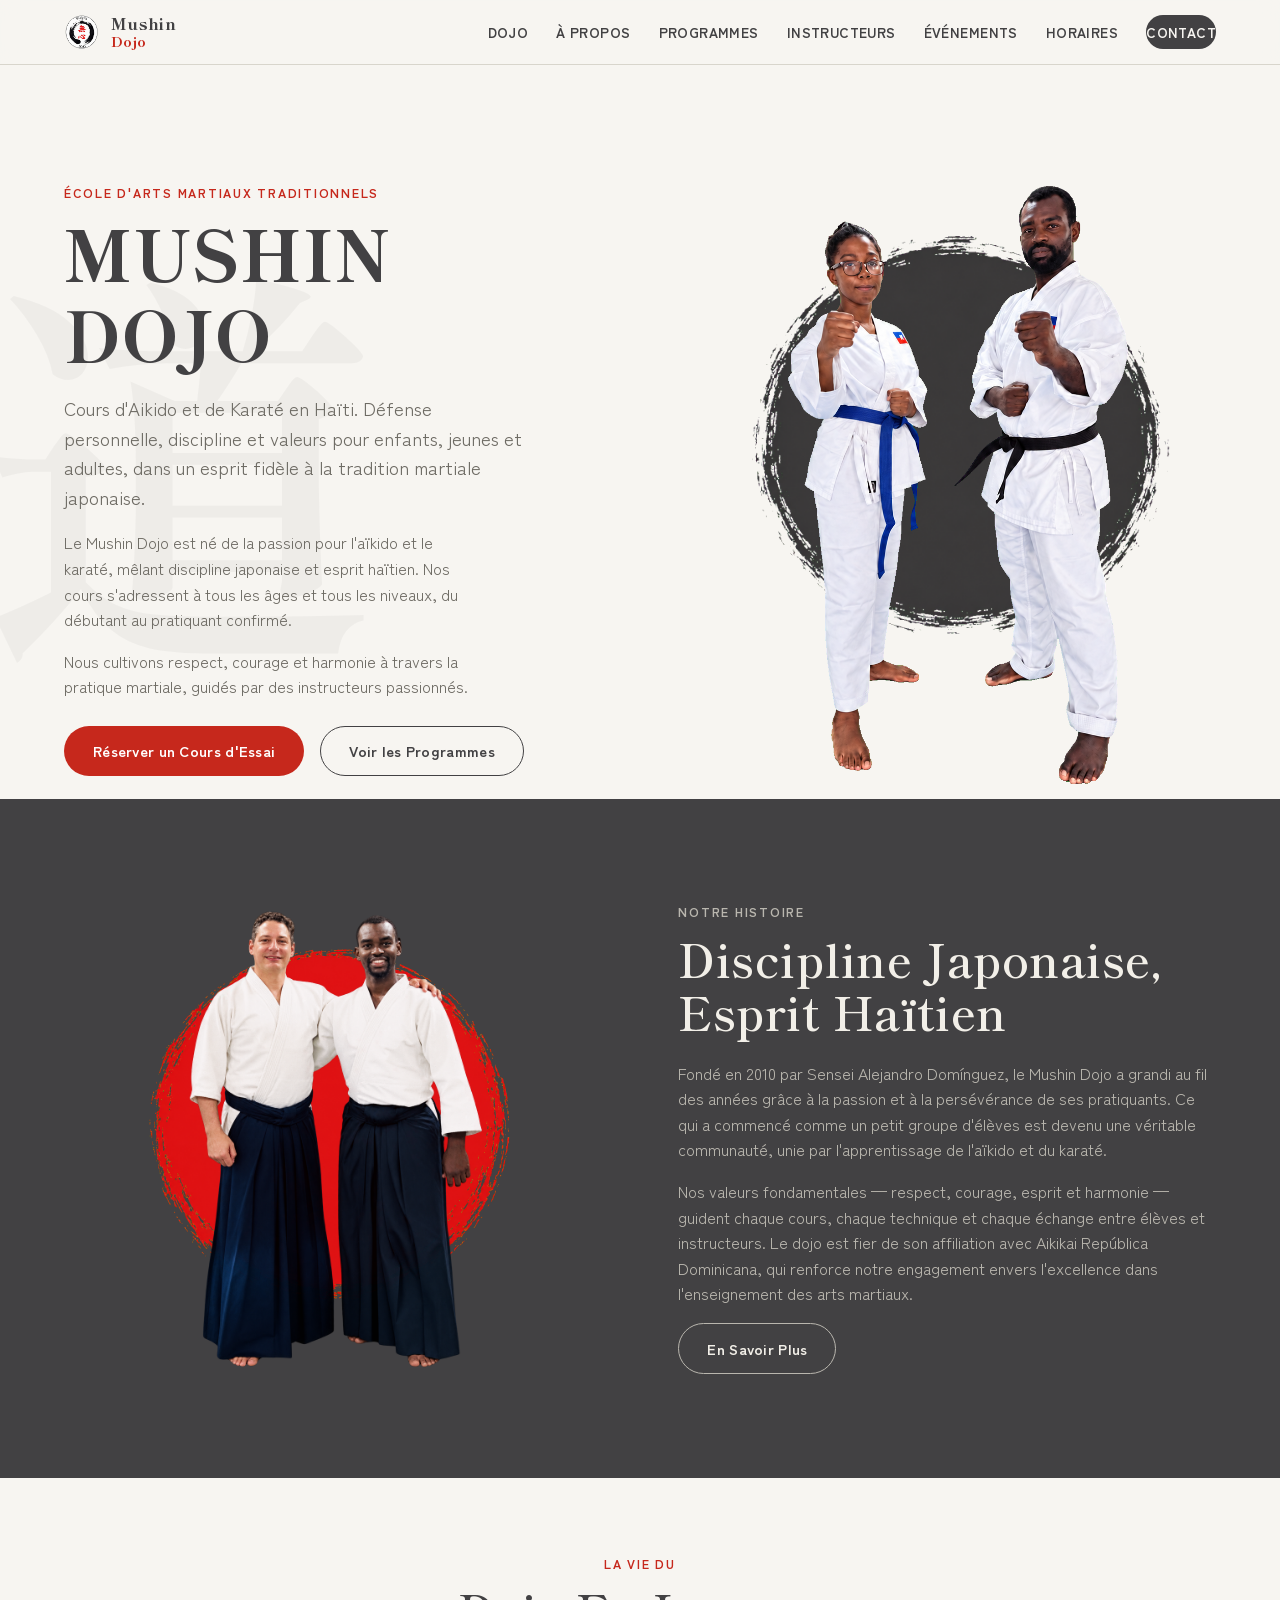
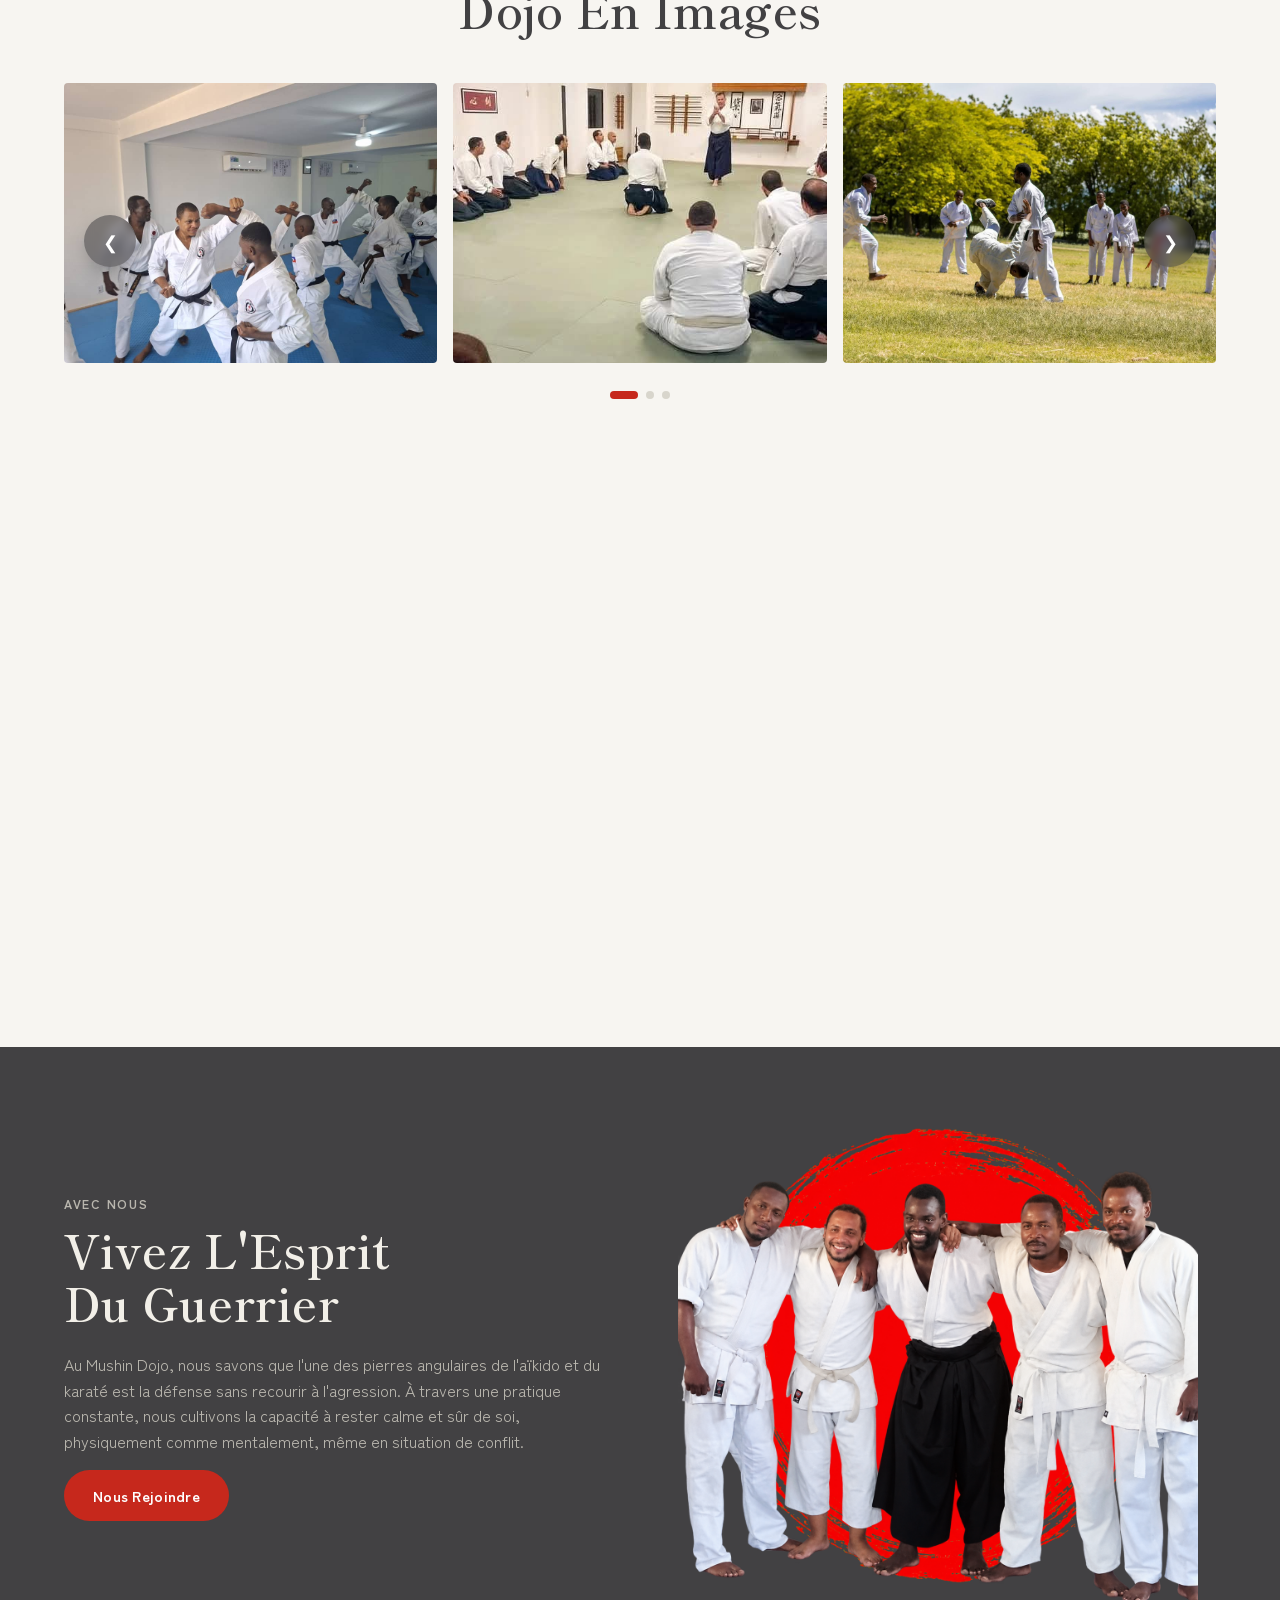
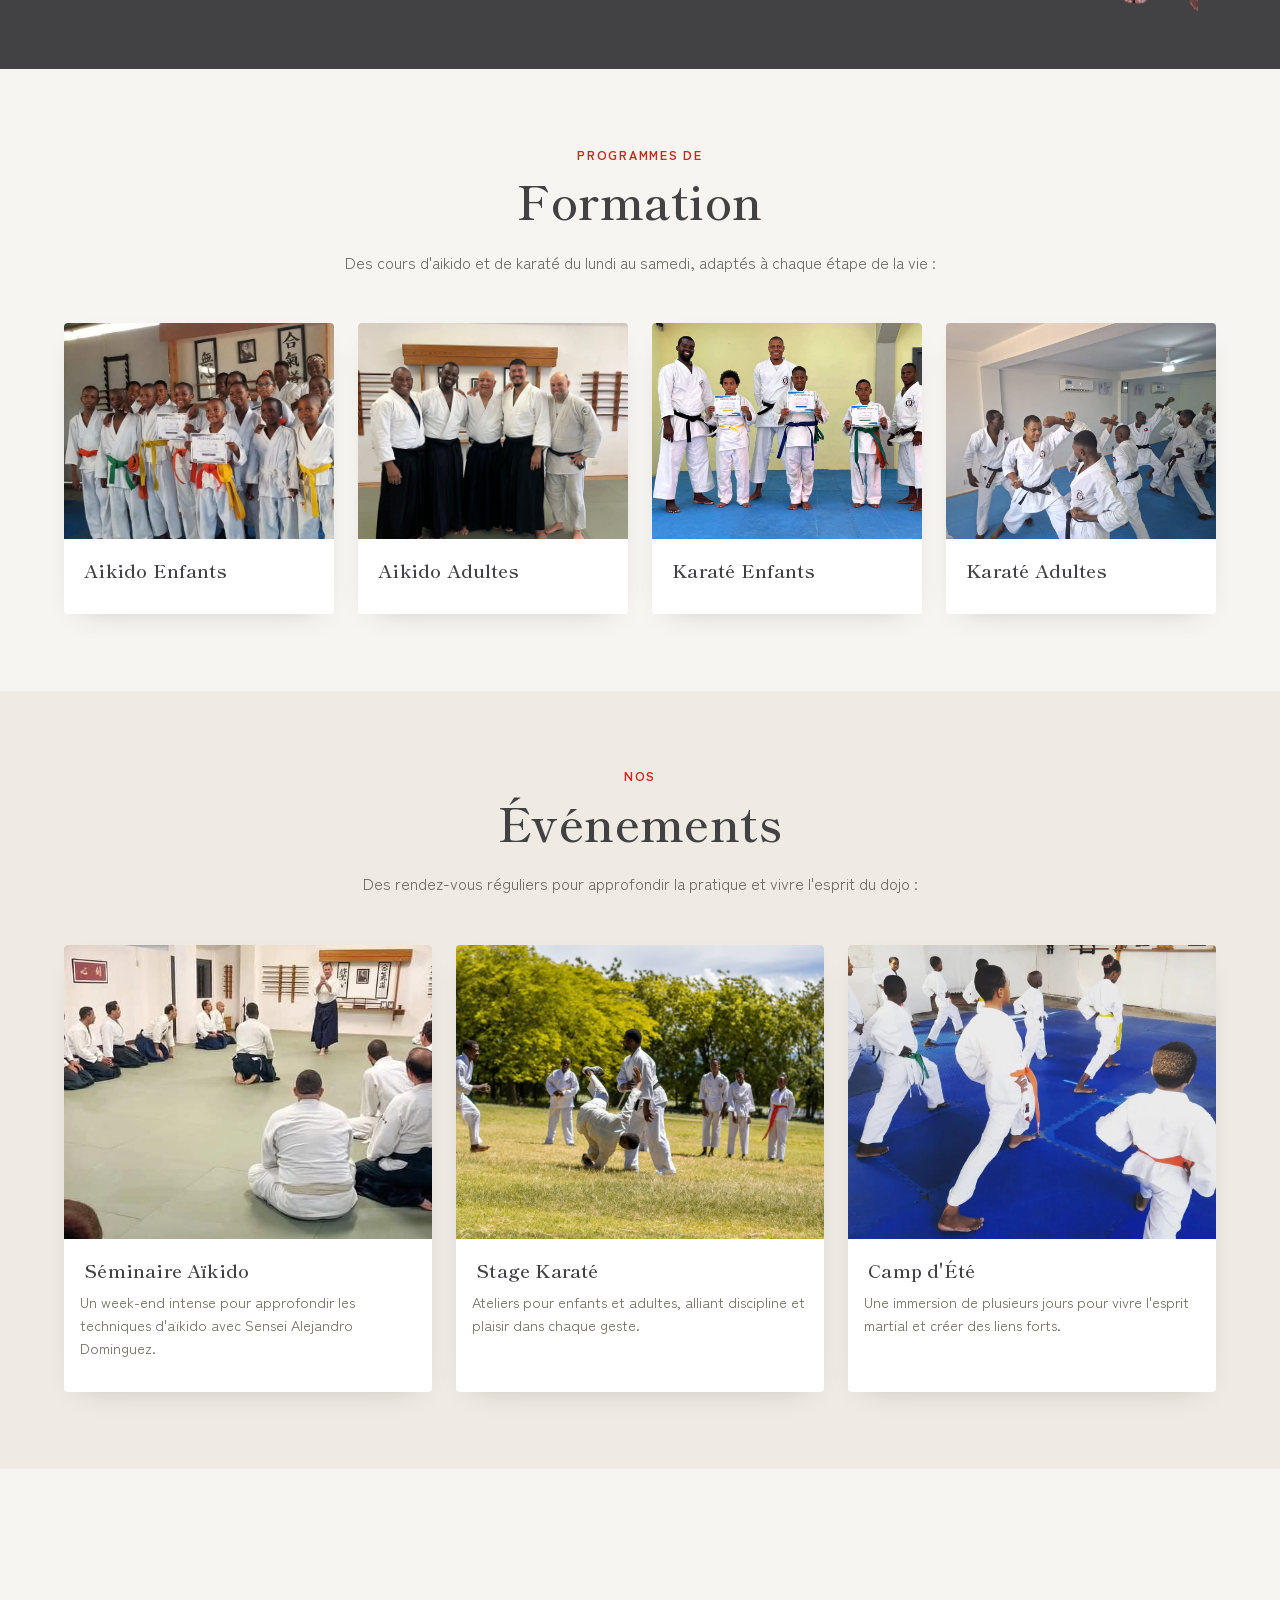
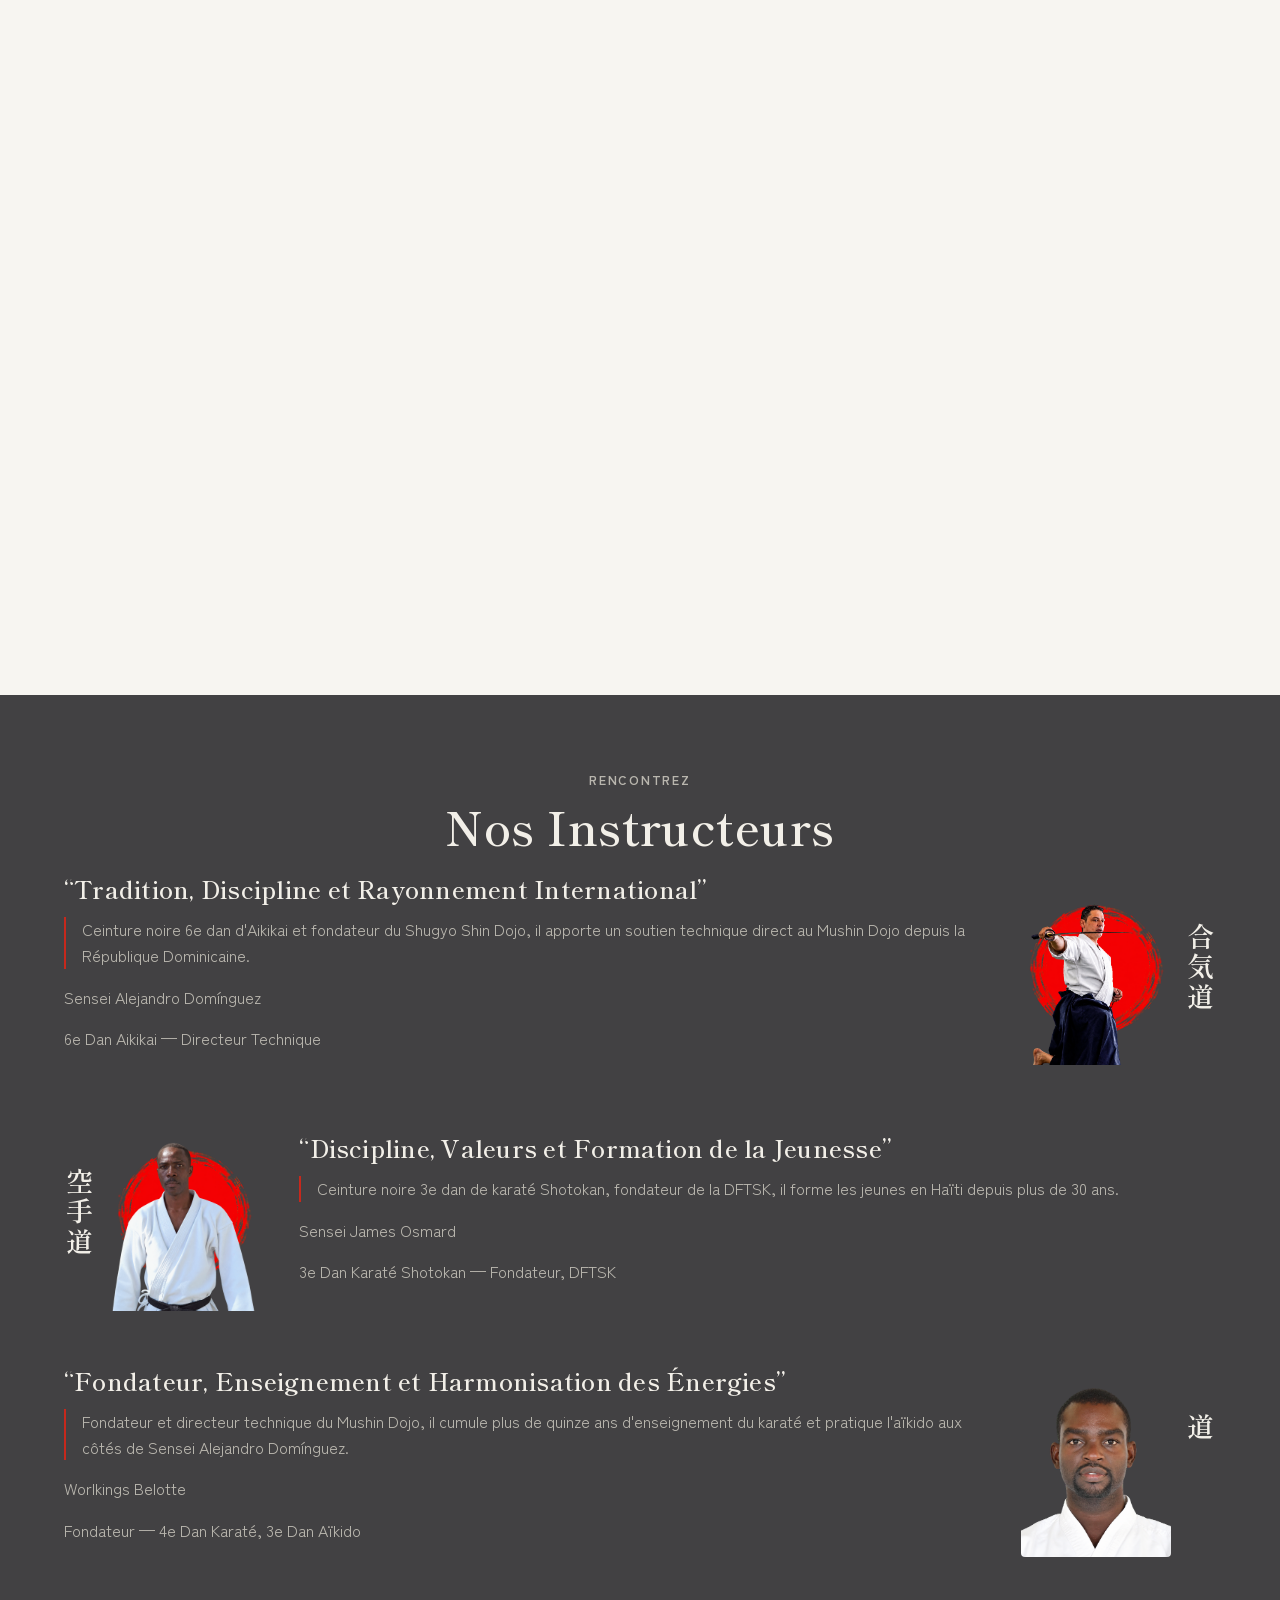
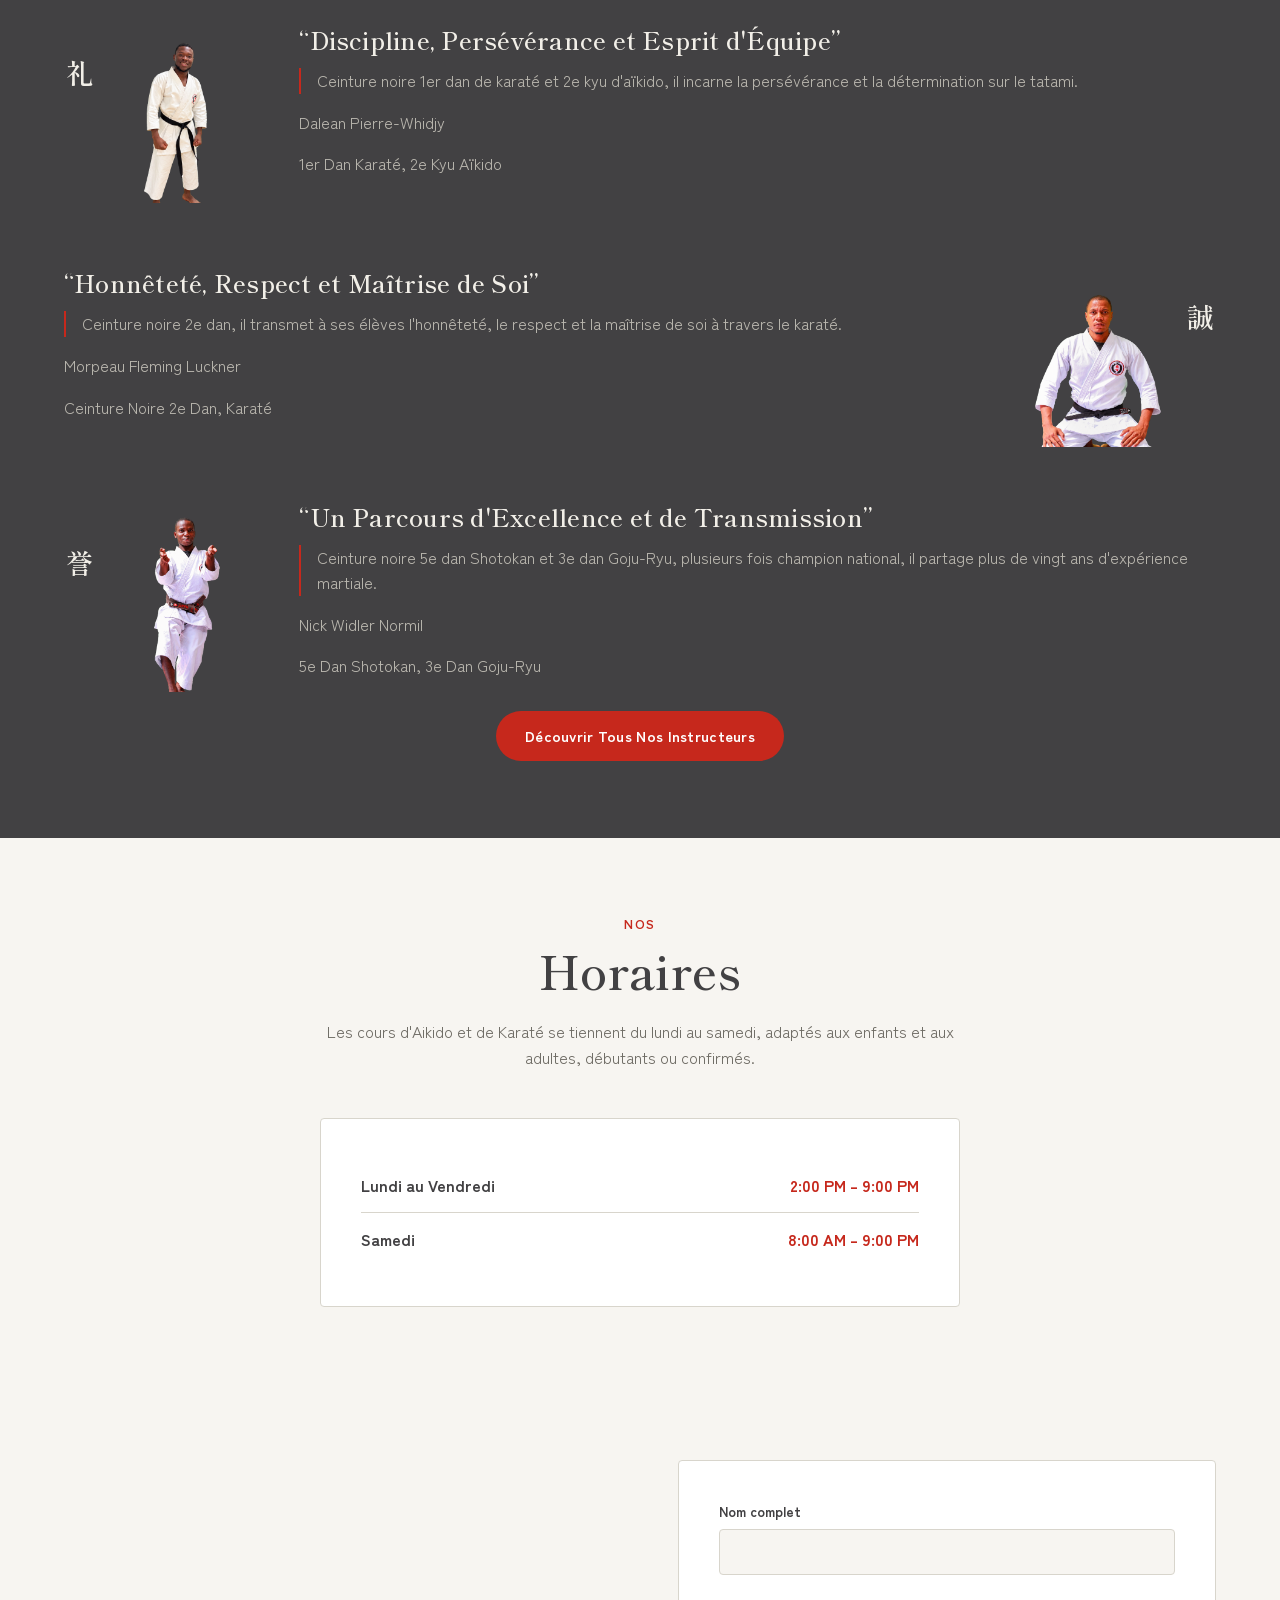
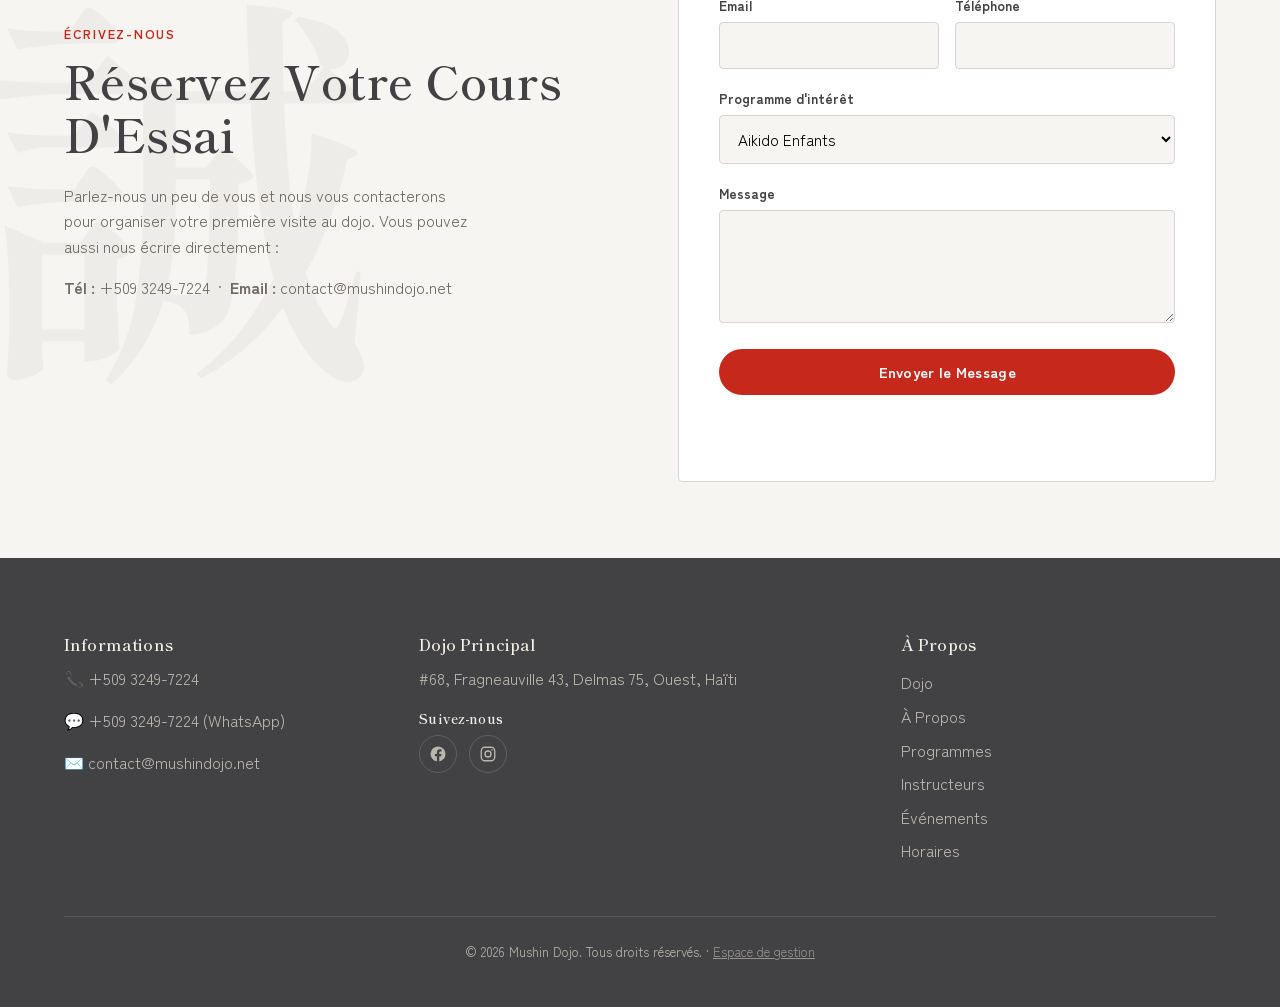
<file: index.html>
<!DOCTYPE html>
<!--
  ============================================================
  MUSHIN DOJO — site web (basé sur le gabarit dojo)
  ============================================================
  Notes pour Rany / Idea 2 Visual — cherchez "CUSTOMIZE" dans ce
  fichier : chaque commentaire marque une info encore manquante
  côté client (adresse, téléphone, email, horaires précis,
  biographie de Worlkings Belotte, liens réseaux sociaux réels,
  photos définitives). Tout le reste (nom du dojo, disciplines,
  histoire de Sensei Alejandro, logo) vient du site actuel du
  client, mushindojo.net.

  Couleurs + polices : variables CSS en haut de css/styles.css.
  Formulaire de contact : voir js/main.js + supabase/functions/contact/
  (Supabase Edge Function, indépendante du CMS, ne pas toucher).

  CMS : les éléments marqués data-cms="section.champ" sont éditables par
  le client via le panneau (site="mushin-dojo"). Le texte déjà présent
  sert de repli si le backend est injoignable — ne jamais le vider. Le
  fichier cms.js doit être copié depuis ~/code/fuc-cms/cms.js dans ce
  dossier avant déploiement (voir la balise <script> en fin de page).
-->
<html lang="fr">
<head>
<meta charset="UTF-8">
<meta name="viewport" content="width=device-width, initial-scale=1.0">
<title>Mushin Dojo — École d'Aikido et Karaté en Haïti</title>
<meta name="description" content="Mushin Dojo propose des cours d'aikido et de karaté pour tous niveaux en Haïti, avec des instructeurs passionnés et un esprit de discipline et de respect.">

<!-- Favicon (browser tab icon) -->
<link rel="icon" type="image/png" href="assets/favicon.png">
<link rel="apple-touch-icon" href="assets/favicon.png">

<!-- Open Graph — controls the preview card shown when this link is
     shared on WhatsApp, Facebook, iMessage, Slack, etc. CUSTOMIZE: if
     the site ever moves to a custom domain, update the two absolute
     URLs below (og:url and og:image) to match. -->
<meta property="og:type" content="website">
<meta property="og:url" content="https://thysrany.github.io/dojo-site/">
<meta property="og:title" content="Mushin Dojo — École d'Aikido et Karaté en Haïti">
<meta property="og:description" content="Cours d'Aikido et de Karaté en Haïti. Défense personnelle, discipline et valeurs pour enfants, jeunes et adultes.">
<meta property="og:image" content="https://thysrany.github.io/dojo-site/assets/og-image.png">
<meta property="og:image:width" content="1200">
<meta property="og:image:height" content="630">
<meta property="og:locale" content="fr_FR">

<!-- Twitter Card (same image, used by X/Twitter and a few other apps) -->
<meta name="twitter:card" content="summary_large_image">
<meta name="twitter:title" content="Mushin Dojo — École d'Aikido et Karaté en Haïti">
<meta name="twitter:description" content="Cours d'Aikido et de Karaté en Haïti. Défense personnelle, discipline et valeurs pour enfants, jeunes et adultes.">
<meta name="twitter:image" content="https://thysrany.github.io/dojo-site/assets/og-image.png">

<link rel="preconnect" href="https://fonts.googleapis.com">
<link rel="preconnect" href="https://fonts.gstatic.com" crossorigin>
<link href="https://fonts.googleapis.com/css2?family=Shippori+Mincho:wght@500;600;800&family=Zen+Kaku+Gothic+New:wght@400;500;700;900&display=swap" rel="stylesheet">
<!-- CUSTOMIZE: bump ?v=N on this file and js/main.js whenever CSS/JS
     changes, so GitHub Pages' CDN cache can't serve a stale copy. -->
<link rel="stylesheet" href="css/styles.css?v=55">
</head>
<body>

<!-- ============ NAV ============ -->
<header class="site-header" id="site-header">
  <div class="nav-inner">
    <a href="#top" class="brand">
      <!-- CUSTOMIZE: logo local. Lance download-assets.sh pour recuperer le
           vrai fichier dans assets/logo.png — en attendant, repli automatique
           sur un glyphe texte si le fichier local n'existe pas encore. -->
      <span class="brand-mark" aria-hidden="true">
        <img src="assets/mushin-dojo-logo.png" alt="Logo Mushin Dojo" style="height:34px;width:auto;" onerror="this.onerror=null;this.replaceWith(Object.assign(document.createElement('span'),{textContent:'合',style:'font-family:var(--font-display);font-size:1.6rem;color:var(--vermilion);line-height:1;'}))">
      </span>
      <span class="brand-text">Mushin<br><em>Dojo</em></span>
    </a>

    <nav class="main-nav" id="main-nav">
      <a href="#dojo">Dojo</a>
      <a href="#historia">À Propos</a>
      <a href="#programas">Programmes</a>
      <a href="instructeurs.html">Instructeurs</a>
      <a href="#evenements">Événements</a>
      <a href="#horaires">Horaires</a>
      <a href="#contacto" class="nav-cta">Contact</a>
    </nav>

    <button class="nav-toggle" id="nav-toggle" aria-label="Ouvrir le menu" aria-expanded="false">
      <span></span><span></span><span></span>
    </button>
  </div>
</header>

<main id="top">

  <!-- ============ HERO ============ -->
  <section class="hero" id="dojo">
    <span class="kanji-watermark" aria-hidden="true">道</span>
    <div class="hero-inner reveal">
      <div class="hero-copy">
        <p class="eyebrow" data-cms="hero.accroche">École d'Arts Martiaux Traditionnels</p>
        <h1>MUSHIN<br>DOJO</h1>
        <p class="lede" data-cms="hero.texte_intro" data-cms-multiline data-cms-label="Accroche principale">
          Cours d'Aikido et de Karaté en Haïti.
          Défense personnelle, discipline et valeurs pour enfants, jeunes et adultes,
          dans un esprit fidèle à la tradition martiale japonaise.
        </p>
        <p class="body-copy" data-cms="hero.texte_1" data-cms-multiline data-cms-label="Paragraphe 1">
          Le Mushin Dojo est né de la passion pour l'aïkido et le karaté,
          mêlant discipline japonaise et esprit haïtien. Nos cours s'adressent à tous
          les âges et tous les niveaux, du débutant au pratiquant confirmé.
        </p>
        <p class="body-copy" data-cms="hero.texte_2" data-cms-multiline data-cms-label="Paragraphe 2">
          Nous cultivons respect, courage et harmonie à travers la
          pratique martiale, guidés par des instructeurs passionnés.
        </p>
        <div class="hero-actions">
          <a href="#contacto" class="btn btn-primary">Réserver un Cours d'Essai</a>
          <a href="#programas" class="btn btn-ghost">Voir les Programmes</a>
        </div>
      </div>
      <div class="hero-media">
        <!-- Decorative ensō ring removed: the hero photo already has its own
             brush-circle baked in, so a second CSS-drawn ring behind it just
             duplicated/clashed once the photo's background went transparent. -->
        <div class="photo-frame hero-photo histoire-photo-stack">
          <img class="histoire-shape" src="assets/hero-shape.png" alt="" aria-hidden="true" loading="eager">
          <img class="photo-placeholder" data-cms="hero.photo" data-cms-label="Photo principale" src="assets/hero-people.png" alt="Pratiquants en position de combat, patch du drapeau haïtien" loading="eager">
        </div>
      </div>
    </div>
  </section>

  <!-- ============ NOTRE HISTOIRE ============ -->
  <section class="section section-dark vision" id="historia">
    <div class="section-inner two-col reveal">
      <div class="vision-emblem">
        <div class="photo-frame histoire-photo-stack">
          <img class="histoire-shape" src="assets/histoire-shape.png" alt="" aria-hidden="true" loading="lazy">
          <img class="photo-placeholder" data-cms="histoire.photo" data-cms-label="Photo" src="assets/histoire-people.png" alt="Deux sensei du Mushin Dojo en hakama" loading="lazy">
        </div>
      </div>
      <div class="vision-copy">
        <p class="eyebrow eyebrow-light">Notre Histoire</p>
        <h2 data-cms="histoire.titre" data-cms-label="Titre">Discipline Japonaise, Esprit Haïtien</h2>
        <p data-cms="histoire.texte_1" data-cms-multiline data-cms-label="Paragraphe 1">
          Fondé en 2010 par Sensei Alejandro Domínguez, le Mushin Dojo a
          grandi au fil des années grâce à la passion et à la persévérance
          de ses pratiquants. Ce qui a commencé comme un petit groupe
          d'élèves est devenu une véritable communauté, unie par
          l'apprentissage de l'aïkido et du karaté.
        </p>
        <p data-cms="histoire.texte_2" data-cms-multiline data-cms-label="Paragraphe 2">
          Nos valeurs fondamentales — respect, courage, esprit et
          harmonie — guident chaque cours, chaque technique et chaque
          échange entre élèves et instructeurs. Le dojo est fier de son
          affiliation avec Aikikai República Dominicana, qui
          renforce notre engagement envers l'excellence dans l'enseignement des
          arts martiaux.
        </p>
        <a href="#" class="btn btn-outline-light">En Savoir Plus</a>
      </div>
    </div>
  </section>

  <!-- ============ GALERIE ============ -->
  <section class="section gallery-section">
    <div class="gallery-heading reveal">
      <p class="eyebrow center">La Vie Du</p>
      <h2 class="center">Dojo En Images</h2>
    </div>
    <div class="gallery reveal" id="gallery">
      <button class="gallery-arrow gallery-prev" aria-label="Précédent">&#10094;</button>
      <div class="gallery-track" id="gallery-track">
        <!-- Vraies photos du dojo (fournies par le client) — 3 séries de 3 -->
        <!-- Série 1 : entraînement -->
        <div class="gallery-slide"><img class="photo-placeholder" src="assets/gallery-real-karate-class.jpg" alt="Cours de karaté en groupe au dojo" loading="lazy"></div>
        <div class="gallery-slide"><img class="photo-placeholder" src="assets/gallery-real-aikido-seiza.jpg" alt="Ouverture d'un cours d'aikido, salut en seiza" loading="lazy"></div>
        <div class="gallery-slide"><img class="photo-placeholder" src="assets/gallery-real-outdoor.jpg" alt="Entraînement en plein air" loading="lazy"></div>
        <!-- Série 2 : communauté et remises de diplômes -->
        <div class="gallery-slide"><img class="photo-placeholder" src="assets/gallery-real-group-photo.jpg" alt="Groupe de pratiquants et instructeurs" loading="lazy"></div>
        <div class="gallery-slide"><img class="photo-placeholder" src="assets/gallery-real-groupe-souriant.jpg" alt="Esprit de camaraderie entre pratiquants" loading="lazy"></div>
        <div class="gallery-slide"><img class="photo-placeholder" src="assets/gallery-real-remise-diplomes.jpg" alt="Remise de diplômes" loading="lazy"></div>
        <!-- Série 3 : les plus jeunes -->
        <div class="gallery-slide"><img class="photo-placeholder" src="assets/gallery-real-enfants-diplomes.jpg" alt="Remise de diplômes aux enfants" loading="lazy"></div>
        <div class="gallery-slide"><img class="photo-placeholder" src="assets/gallery-real-groupe-enfants.jpg" alt="Grand groupe d'enfants du dojo" loading="lazy"></div>
        <div class="gallery-slide"><img class="photo-placeholder" src="assets/gallery-real-enfants-exercice.jpg" alt="Exercice des plus jeunes pratiquants" loading="lazy"></div>
      </div>
      <button class="gallery-arrow gallery-next" aria-label="Suivant">&#10095;</button>
      <div class="gallery-dots" id="gallery-dots"></div>
    </div>
  </section>

  <!-- ============ PHILOSOPHIE + CONTACT ============ -->
  <section class="section philosophy" id="filosofia">
    <span class="kanji-watermark kanji-watermark-right" aria-hidden="true">心</span>
    <div class="section-inner two-col reveal">
      <div>
        <h2 class="accent-heading">Notre Philosophie</h2>
        <p class="body-copy" data-cms="philosophie.texte_intro" data-cms-multiline data-cms-label="Texte">
          Au Mushin Dojo, la pratique de l'aïkido et du karaté se
          fonde sur la discipline, le respect et la recherche de l'harmonie
          intérieure. Ce n'est pas seulement de la défense personnelle — c'est un
          chemin de vie guidé par les principes du Bushidō, le code
          du guerrier samouraï.
        </p>
        <h3 class="virtues-title">Les sept vertus du Bushidō</h3>
        <ol class="virtues-list">
          <li><strong>Gi (義)</strong> — Justice ou Droiture</li>
          <li><strong>Yu (勇)</strong> — Courage</li>
          <li><strong>Jin (仁)</strong> — Compassion</li>
          <li><strong>Rei (礼)</strong> — Respect, courtoisie</li>
          <li><strong>Makoto (誠)</strong> — Honnêteté, sincérité absolue</li>
          <li><strong>Meiyo (名誉)</strong> — Honneur</li>
          <li><strong>Chūgi (忠義)</strong> — Loyauté</li>
        </ol>
      </div>
      <div class="contact-card">
        <h3>Dojo Principal</h3>
        <p><span data-cms="contact.adresse" data-cms-multiline data-cms-label="Adresse">#68, Fragneauville 43, Delmas 75, Ouest, Haïti</span></p>
        <h3>Numéros de Contact</h3>
        <p>Téléphone : <span data-cms="contact.telephone" data-cms-label="Téléphone">+509 3249-7224</span><br>WhatsApp : <span data-cms="contact.whatsapp" data-cms-label="WhatsApp">+509 3249-7224</span></p>
        <h3>Courriel</h3>
        <p><span data-cms="contact.email" data-cms-label="Courriel">contact@mushindojo.net</span></p>
      </div>
    </div>
  </section>

  <!-- ============ BANNIÈRE CTA ============ -->
  <section class="section section-dark cta-banner">
    <div class="section-inner cta-inner reveal">
      <div class="cta-copy">
        <p class="eyebrow eyebrow-light">Avec Nous</p>
        <h2 data-cms="cta.titre" data-cms-multiline data-cms-label="Titre">Vivez L'Esprit<br>Du Guerrier</h2>
        <p data-cms="cta.texte" data-cms-multiline data-cms-label="Texte">
          Au Mushin Dojo, nous savons que l'une des pierres
          angulaires de l'aïkido et du karaté est la défense sans recourir à
          l'agression. À travers une pratique constante, nous cultivons la
          capacité à rester calme et sûr de soi, physiquement comme mentalement,
          même en situation de conflit.
        </p>
        <a href="#contacto" class="btn btn-primary">Nous Rejoindre</a>
      </div>
      <div class="cta-photo-stack">
        <img class="cta-shape" src="assets/cta-shape.png" alt="" aria-hidden="true" loading="lazy">
        <img class="cta-people" src="assets/cta-people.png" alt="Les instructeurs du Mushin Dojo réunis" loading="lazy">
      </div>
    </div>
  </section>

  <!-- ============ PROGRAMMES ============ -->
  <section class="section programs" id="programas">
    <div class="section-inner reveal">
      <p class="eyebrow center">Programmes de</p>
      <h2 class="center">Formation</h2>
      <p class="section-lede center">Des cours d'aikido et de karaté du lundi au samedi, adaptés à chaque étape de la vie :</p>

      <div class="programs-grid reveal-stagger" data-cms-repeat="programmes.items" data-cms-label="Programmes">
        <article class="program-card stagger-item" data-cms-item>
          <img class="photo-placeholder" data-cms-field="image" data-cms-label="Photo" src="assets/gallery-real-groupe-enfants.jpg" alt="Enfants pratiquants au dojo" loading="lazy">
          <h3 data-cms-field="titre" data-cms-label="Titre">Aikido Enfants</h3>
        </article>
        <article class="program-card stagger-item" data-cms-item>
          <img class="photo-placeholder" data-cms-field="image" data-cms-label="Photo" src="assets/gallery-real-group-photo.jpg" alt="Pratiquants d'aikido adultes" loading="lazy">
          <h3 data-cms-field="titre" data-cms-label="Titre">Aikido Adultes</h3>
        </article>
        <article class="program-card stagger-item" data-cms-item>
          <img class="photo-placeholder" data-cms-field="image" data-cms-label="Photo" src="assets/gallery-real-enfants-diplomes.jpg" alt="Cours de karaté pour enfants" loading="lazy">
          <h3 data-cms-field="titre" data-cms-label="Titre">Karaté Enfants</h3>
        </article>
        <article class="program-card stagger-item" data-cms-item>
          <img class="photo-placeholder" data-cms-field="image" data-cms-label="Photo" src="assets/gallery-real-karate-class.jpg" alt="Cours de karaté pour adultes" loading="lazy">
          <h3 data-cms-field="titre" data-cms-label="Titre">Karaté Adultes</h3>
        </article>
      </div>
    </div>
  </section>

  <!-- ============ ÉVÉNEMENTS ============ -->
  <section class="section programs" id="evenements" style="background:var(--paper-dim);">
    <div class="section-inner reveal">
      <p class="eyebrow center">Nos</p>
      <h2 class="center">Événements</h2>
      <p class="section-lede center">Des rendez-vous réguliers pour approfondir la pratique et vivre l'esprit du dojo :</p>

      <div class="programs-grid programs-grid-3 reveal-stagger" data-cms-repeat="evenements.items" data-cms-label="Événements">
        <article class="program-card stagger-item" data-cms-item>
          <img class="photo-placeholder" data-cms-field="image" data-cms-label="Photo" src="assets/gallery-real-aikido-seiza.jpg" alt="Séminaire d'aïkido" loading="lazy">
          <h3 data-cms-field="titre" data-cms-label="Titre">Séminaire Aïkido</h3>
          <p style="padding:0 1.1em 1.3em;color:var(--stone);font-size:.9rem;" data-cms-field="description" data-cms-multiline data-cms-label="Description">Un week-end intense pour approfondir les techniques d'aïkido avec Sensei Alejandro Dominguez.</p>
        </article>
        <article class="program-card stagger-item" data-cms-item>
          <img class="photo-placeholder" data-cms-field="image" data-cms-label="Photo" src="assets/gallery-real-outdoor.jpg" alt="Stage de karaté" loading="lazy">
          <h3 data-cms-field="titre" data-cms-label="Titre">Stage Karaté</h3>
          <p style="padding:0 1.1em 1.3em;color:var(--stone);font-size:.9rem;" data-cms-field="description" data-cms-multiline data-cms-label="Description">Ateliers pour enfants et adultes, alliant discipline et plaisir dans chaque geste.</p>
        </article>
        <article class="program-card stagger-item" data-cms-item>
          <img class="photo-placeholder" data-cms-field="image" data-cms-label="Photo" src="assets/event-camp-ete.jpg" alt="Enfants à l'entraînement au dojo, camp d'été" loading="lazy">
          <h3 data-cms-field="titre" data-cms-label="Titre">Camp d'Été</h3>
          <p style="padding:0 1.1em 1.3em;color:var(--stone);font-size:.9rem;" data-cms-field="description" data-cms-multiline data-cms-label="Description">Une immersion de plusieurs jours pour vivre l'esprit martial et créer des liens forts.</p>
        </article>
      </div>
    </div>
  </section>

  <!-- ============ BÉNÉFICES ============ -->
  <section class="section benefits">
    <div class="section-inner two-col reveal">
      <div class="photo-frame histoire-photo-stack">
        <img class="histoire-shape" src="assets/benefices-shape.png" alt="" aria-hidden="true" loading="lazy">
        <img class="photo-placeholder" data-cms="benefices.image" data-cms-label="Photo" src="assets/benefices-people.png" alt="Entraînement au combat en karaté" loading="lazy">
      </div>
      <div>
        <h2>Bénéfices de l'Aikido et du Karaté</h2>
        <p class="body-copy" data-cms="benefices.texte_intro" data-cms-multiline data-cms-label="Texte d'intro">L'aïkido et le karaté sont bien plus que des disciplines physiques — ils transforment ceux qui les pratiquent :</p>
        <ul class="benefits-list reveal-stagger" data-cms-repeat="benefices.liste" data-cms-label="Liste des bénéfices">
          <li class="stagger-item" data-cms-item data-cms-field="texte">Améliore la condition physique et la santé globale</li>
          <li class="stagger-item" data-cms-item data-cms-field="texte">Développe la discipline, la concentration et la maîtrise de soi</li>
          <li class="stagger-item" data-cms-item data-cms-field="texte">Renforce la confiance et la sécurité personnelle</li>
          <li class="stagger-item" data-cms-item data-cms-field="texte">Enseigne la défense personnelle sans recourir à la violence</li>
          <li class="stagger-item" data-cms-item data-cms-field="texte">Favorise des valeurs de respect, d'harmonie et de vie en commun pacifique</li>
          <li class="stagger-item" data-cms-item data-cms-field="texte">Réduit le stress et améliore le bien-être émotionnel</li>
        </ul>
        <div class="badge-row">
          <div class="badge">
            <span class="badge-icon" aria-hidden="true">
              <svg viewBox="0 0 24 24" width="30" height="30" fill="none" stroke="currentColor" stroke-width="1.6"><circle cx="12" cy="12" r="9"/><circle cx="12" cy="12" r="5"/><circle cx="12" cy="12" r="1.3" fill="currentColor" stroke="none"/></svg>
            </span>Autodiscipline
          </div>
          <div class="badge">
            <span class="badge-icon" aria-hidden="true">
              <svg viewBox="0 0 24 24" width="30" height="30" fill="none" stroke="currentColor" stroke-width="1.6" stroke-linecap="round" stroke-linejoin="round"><path d="M13 2 4 14h6l-1 8 9-12h-6l1-8z"/></svg>
            </span>Force
          </div>
          <div class="badge">
            <span class="badge-icon" aria-hidden="true">
              <svg viewBox="0 0 24 24" width="30" height="30" fill="none" stroke="currentColor" stroke-width="1.6" stroke-linecap="round" stroke-linejoin="round"><path d="M12 2 4 5v6c0 5 3.5 9 8 11 4.5-2 8-6 8-11V5l-8-3z"/></svg>
            </span>Défense efficace
          </div>
        </div>
      </div>
    </div>
  </section>

  <!-- ============ INSTRUCTEURS / VALEURS ============ -->
  <section class="section section-dark instructors-teaser" id="instructores">
    <div class="section-inner reveal">
      <p class="eyebrow eyebrow-light center">Rencontrez</p>
      <h2 class="center">Nos Instructeurs</h2>

      <div class="instructeurs-repeat reveal-stagger">
        <div class="testimonial testimonial-right stagger-item">
          <div class="testimonial-copy">
            <h3>&ldquo;Tradition, Discipline et Rayonnement International&rdquo;</h3>
            <p>Ceinture noire 6e dan d'Aikikai et fondateur du Shugyo Shin Dojo, il apporte un soutien technique direct au Mushin Dojo depuis la République Dominicaine.</p>
            <p class="testimonial-name">Sensei Alejandro Domínguez</p>
            <p class="testimonial-rank">6e Dan Aikikai — Directeur Technique</p>
          </div>
          <div class="testimonial-photo">
            <div class="photo-frame histoire-photo-stack" style="width:150px;max-width:150px;flex-shrink:0;">
              <img class="histoire-shape" src="assets/cta-shape.png" alt="" aria-hidden="true" loading="lazy">
              <img class="photo-placeholder" src="assets/instr-alejandro.png" alt="Sensei Alejandro Domínguez" loading="lazy">
            </div>
            <span class="testimonial-kanji" aria-hidden="true">合気道</span>
          </div>
        </div>

        <div class="testimonial testimonial-left stagger-item">
          <div class="testimonial-photo">
            <div class="photo-frame histoire-photo-stack" style="width:150px;max-width:150px;flex-shrink:0;">
              <img class="histoire-shape" src="assets/cta-shape.png" alt="" aria-hidden="true" loading="lazy">
              <img class="photo-placeholder" src="assets/instr-osmard.png" alt="Sensei James Osmard" loading="lazy" style="object-position:center top;">
            </div>
            <span class="testimonial-kanji" aria-hidden="true">空手道</span>
          </div>
          <div class="testimonial-copy">
            <h3>&ldquo;Discipline, Valeurs et Formation de la Jeunesse&rdquo;</h3>
            <p>Ceinture noire 3e dan de karaté Shotokan, fondateur de la DFTSK, il forme les jeunes en Haïti depuis plus de 30 ans.</p>
            <p class="testimonial-name">Sensei James Osmard</p>
            <p class="testimonial-rank">3e Dan Karaté Shotokan — Fondateur, DFTSK</p>
          </div>
        </div>

        <div class="testimonial testimonial-right stagger-item">
          <div class="testimonial-copy">
            <h3>&ldquo;Fondateur, Enseignement et Harmonisation des Énergies&rdquo;</h3>
            <p>Fondateur et directeur technique du Mushin Dojo, il cumule plus de quinze ans d'enseignement du karaté et pratique l'aïkido aux côtés de Sensei Alejandro Domínguez.</p>
            <p class="testimonial-name">Worlkings Belotte</p>
            <p class="testimonial-rank">Fondateur — 4e Dan Karaté, 3e Dan Aïkido</p>
          </div>
          <div class="testimonial-photo">
            <div class="photo-frame histoire-photo-stack" style="width:150px;max-width:150px;flex-shrink:0;">
              <img class="histoire-shape" src="assets/cta-shape.png" alt="" aria-hidden="true" loading="lazy">
              <img class="photo-placeholder" src="assets/instr-worlkings.png" alt="Worlkings Belotte" loading="lazy">
            </div>
            <span class="testimonial-kanji" aria-hidden="true">道</span>
          </div>
        </div>

        <div class="testimonial testimonial-left stagger-item">
          <div class="testimonial-photo">
            <div class="photo-frame histoire-photo-stack" style="width:150px;max-width:150px;flex-shrink:0;">
              <img class="histoire-shape" src="assets/cta-shape.png" alt="" aria-hidden="true" loading="lazy">
              <img class="photo-placeholder" src="assets/instr-dalean.png" alt="Dalean Pierre-Whidjy" loading="lazy">
            </div>
            <span class="testimonial-kanji" aria-hidden="true">礼</span>
          </div>
          <div class="testimonial-copy">
            <h3>&ldquo;Discipline, Persévérance et Esprit d'Équipe&rdquo;</h3>
            <p>Ceinture noire 1er dan de karaté et 2e kyu d'aïkido, il incarne la persévérance et la détermination sur le tatami.</p>
            <p class="testimonial-name">Dalean Pierre-Whidjy</p>
            <p class="testimonial-rank">1er Dan Karaté, 2e Kyu Aïkido</p>
          </div>
        </div>

        <div class="testimonial testimonial-right stagger-item">
          <div class="testimonial-copy">
            <h3>&ldquo;Honnêteté, Respect et Maîtrise de Soi&rdquo;</h3>
            <p>Ceinture noire 2e dan, il transmet à ses élèves l'honnêteté, le respect et la maîtrise de soi à travers le karaté.</p>
            <p class="testimonial-name">Morpeau Fleming Luckner</p>
            <p class="testimonial-rank">Ceinture Noire 2e Dan, Karaté</p>
          </div>
          <div class="testimonial-photo">
            <div class="photo-frame histoire-photo-stack" style="width:150px;max-width:150px;flex-shrink:0;">
              <img class="histoire-shape" src="assets/cta-shape.png" alt="" aria-hidden="true" loading="lazy">
              <img class="photo-placeholder" src="assets/instr-morpeau.png" alt="Morpeau Fleming Luckner" loading="lazy">
            </div>
            <span class="testimonial-kanji" aria-hidden="true">誠</span>
          </div>
        </div>

        <div class="testimonial testimonial-left stagger-item">
          <div class="testimonial-photo">
            <div class="photo-frame histoire-photo-stack" style="width:150px;max-width:150px;flex-shrink:0;">
              <img class="histoire-shape" src="assets/cta-shape.png" alt="" aria-hidden="true" loading="lazy">
              <img class="photo-placeholder" src="assets/instr-nick.png" alt="Nick Widler Normil" loading="lazy" style="object-position:center 15%;">
            </div>
            <span class="testimonial-kanji" aria-hidden="true">誉</span>
          </div>
          <div class="testimonial-copy">
            <h3>&ldquo;Un Parcours d'Excellence et de Transmission&rdquo;</h3>
            <p>Ceinture noire 5e dan Shotokan et 3e dan Goju-Ryu, plusieurs fois champion national, il partage plus de vingt ans d'expérience martiale.</p>
            <p class="testimonial-name">Nick Widler Normil</p>
            <p class="testimonial-rank">5e Dan Shotokan, 3e Dan Goju-Ryu</p>
          </div>
        </div>
      </div>

      <div style="text-align:center;margin-top:1rem;">
        <a href="instructeurs.html" class="btn btn-primary">Découvrir Tous Nos Instructeurs</a>
      </div>
    </div>
  </section>

  <!-- ============ HORAIRES ============ -->
  <section class="section" id="horaires">
    <div class="section-inner reveal">
      <p class="eyebrow center">Nos</p>
      <h2 class="center">Horaires</h2>
      <p class="section-lede center">Les cours d'Aikido et de Karaté se tiennent du lundi au samedi, adaptés aux enfants et aux adultes, débutants ou confirmés.</p>
      <div class="contact-card schedule-list">
        <div data-cms-repeat="horaires.items" data-cms-label="Horaires des cours">
          <div class="schedule-row" data-cms-item>
            <span class="discipline" data-cms-field="jours" data-cms-label="Jours">Lundi au Vendredi</span>
            <span class="heure" data-cms-field="heure" data-cms-label="Heure">2:00 PM – 9:00 PM</span>
          </div>
          <div class="schedule-row" data-cms-item>
            <span class="discipline" data-cms-field="jours" data-cms-label="Jours">Samedi</span>
            <span class="heure" data-cms-field="heure" data-cms-label="Heure">8:00 AM – 9:00 PM</span>
          </div>
        </div>
      </div>
    </div>
  </section>

  <!-- ============ FORMULAIRE DE CONTACT ============ -->
  <section class="section contact-form-section" id="contacto">
    <span class="kanji-watermark" aria-hidden="true">誠</span>
    <div class="section-inner two-col reveal">
      <div>
        <p class="eyebrow">Écrivez-nous</p>
        <h2>Réservez Votre Cours D'Essai</h2>
        <p class="body-copy">
          Parlez-nous un peu de vous et nous vous contacterons pour organiser
          votre première visite au dojo. Vous pouvez aussi nous écrire
          directement :
        </p>
        <p class="body-copy">
          <span style="white-space:nowrap;"><strong>Tél :</strong> <span data-cms="contact.telephone">+509 3249-7224</span></span>
          &nbsp;·&nbsp;
          <span style="white-space:nowrap;"><strong>Email :</strong> <span data-cms="contact.email">contact@mushindojo.net</span></span>
        </p>
      </div>

      <form id="contact-form" class="contact-form" novalidate>
        <div class="form-row">
          <label for="cf-name">Nom complet</label>
          <input type="text" id="cf-name" name="name" required autocomplete="name">
        </div>
        <div class="form-row form-row-split">
          <div>
            <label for="cf-email">Email</label>
            <input type="email" id="cf-email" name="email" required autocomplete="email">
          </div>
          <div>
            <label for="cf-phone">Téléphone</label>
            <input type="tel" id="cf-phone" name="phone" autocomplete="tel">
          </div>
        </div>
        <div class="form-row">
          <label for="cf-interest">Programme d'intérêt</label>
          <select id="cf-interest" name="interest">
            <option value="Aikido Enfants">Aikido Enfants</option>
            <option value="Aikido Adultes">Aikido Adultes</option>
            <option value="Karaté Enfants">Karaté Enfants</option>
            <option value="Karaté Adultes">Karaté Adultes</option>
            <option value="Non précisé">Pas encore sûr(e) / Information générale</option>
          </select>
        </div>
        <div class="form-row">
          <label for="cf-message">Message</label>
          <textarea id="cf-message" name="message" rows="4" required></textarea>
        </div>
        <!-- champ piège à bots -->
        <input type="text" name="_gotcha" class="hp-field" tabindex="-1" autocomplete="off">
        <button type="submit" class="btn btn-primary btn-block" id="cf-submit">Envoyer le Message</button>
        <p class="form-status" id="cf-status" role="status" aria-live="polite"></p>
      </form>

      <div class="form-success" id="cf-success" role="status" aria-live="polite">
        <svg class="form-success-icon" viewBox="0 0 24 24" width="52" height="52" fill="none" stroke="currentColor" stroke-width="2" stroke-linecap="round" stroke-linejoin="round" aria-hidden="true"><circle cx="12" cy="12" r="10"/><path d="m8 12 3 3 5-6"/></svg>
        <h3>Message envoyé !</h3>
        <p>Nous avons bien reçu votre message et vous contacterons très bientôt.</p>
        <button type="button" class="link-arrow" id="cf-send-another">Envoyer un autre message</button>
      </div>
    </div>
  </section>

</main>

<!-- ============ PIED DE PAGE ============ -->
<footer class="site-footer">
  <div class="footer-inner reveal-stagger">
    <div class="footer-col stagger-item">
      <h3>Informations</h3>
      <p>&#128222; <span data-cms="contact.telephone">+509 3249-7224</span></p>
      <p>&#128172; <span data-cms="contact.whatsapp">+509 3249-7224</span> (WhatsApp)</p>
      <p>&#9993;&#65039; <span data-cms="contact.email">contact@mushindojo.net</span></p>
    </div>
    <div class="footer-col footer-col-wide stagger-item">
      <h3>Dojo Principal</h3>
      <p><span data-cms="contact.adresse" data-cms-multiline>#68, Fragneauville 43, Delmas 75, Ouest, Haïti</span></p>
      <h4>Suivez-nous</h4>
      <div class="social-row">
        <a href="https://www.facebook.com/share/19LcZT6uWp/?mibextid=wwXIfr" data-cms="reseaux.facebook" data-cms-attr="href" data-cms-label="Facebook" aria-label="Facebook" target="_blank" rel="noopener">
          <svg viewBox="0 0 24 24" width="18" height="18" fill="currentColor" aria-hidden="true"><path d="M22 12a10 10 0 1 0-11.5 9.9v-7H7.9V12h2.6V9.8c0-2.6 1.5-4 3.9-4 1.1 0 2.3.2 2.3.2v2.5h-1.3c-1.3 0-1.7.8-1.7 1.6V12h2.9l-.5 2.9h-2.4v7A10 10 0 0 0 22 12z"/></svg>
        </a>
        <a href="https://www.instagram.com/aikidohaiti_mushindojo?stkn=MWtyNmRiZjFqeHEzeQ%3D%3D&utm_source=qr" data-cms="reseaux.instagram" data-cms-attr="href" data-cms-label="Instagram" aria-label="Instagram" target="_blank" rel="noopener">
          <svg viewBox="0 0 24 24" width="18" height="18" fill="none" stroke="currentColor" stroke-width="1.8" aria-hidden="true"><rect x="3" y="3" width="18" height="18" rx="5"/><circle cx="12" cy="12" r="4"/><circle cx="17.3" cy="6.7" r="1" fill="currentColor" stroke="none"/></svg>
        </a>
      </div>
    </div>
    <div class="footer-col stagger-item">
      <h3>À Propos</h3>
      <a href="#dojo">Dojo</a>
      <a href="#historia">À Propos</a>
      <a href="#programas">Programmes</a>
      <a href="instructeurs.html">Instructeurs</a>
      <a href="#evenements">Événements</a>
      <a href="#horaires">Horaires</a>
    </div>
  </div>
  <p class="footer-copy">&copy; <span id="year"></span> Mushin Dojo. Tous droits réservés. &middot; <a href="admin.html" class="footer-admin-link">Espace de gestion</a></p>
</footer>

<script src="js/main.js?v=55"></script>
<!-- CMS: rempli automatiquement le contenu publié via le panneau d'édition.
     cms.js doit être copié depuis ~/code/fuc-cms/cms.js vers ce dossier. -->
<script src="cms.js"
        data-supabase-url="https://lerdkmzzdqcwxzjfmrpi.supabase.co"
        data-anon-key="sb_publishable_1zii7sk9Kr2Jset0Y_0oAQ_w9KPOBej"
        data-site="mushin-dojo"></script>
</body>
</html>
</file>
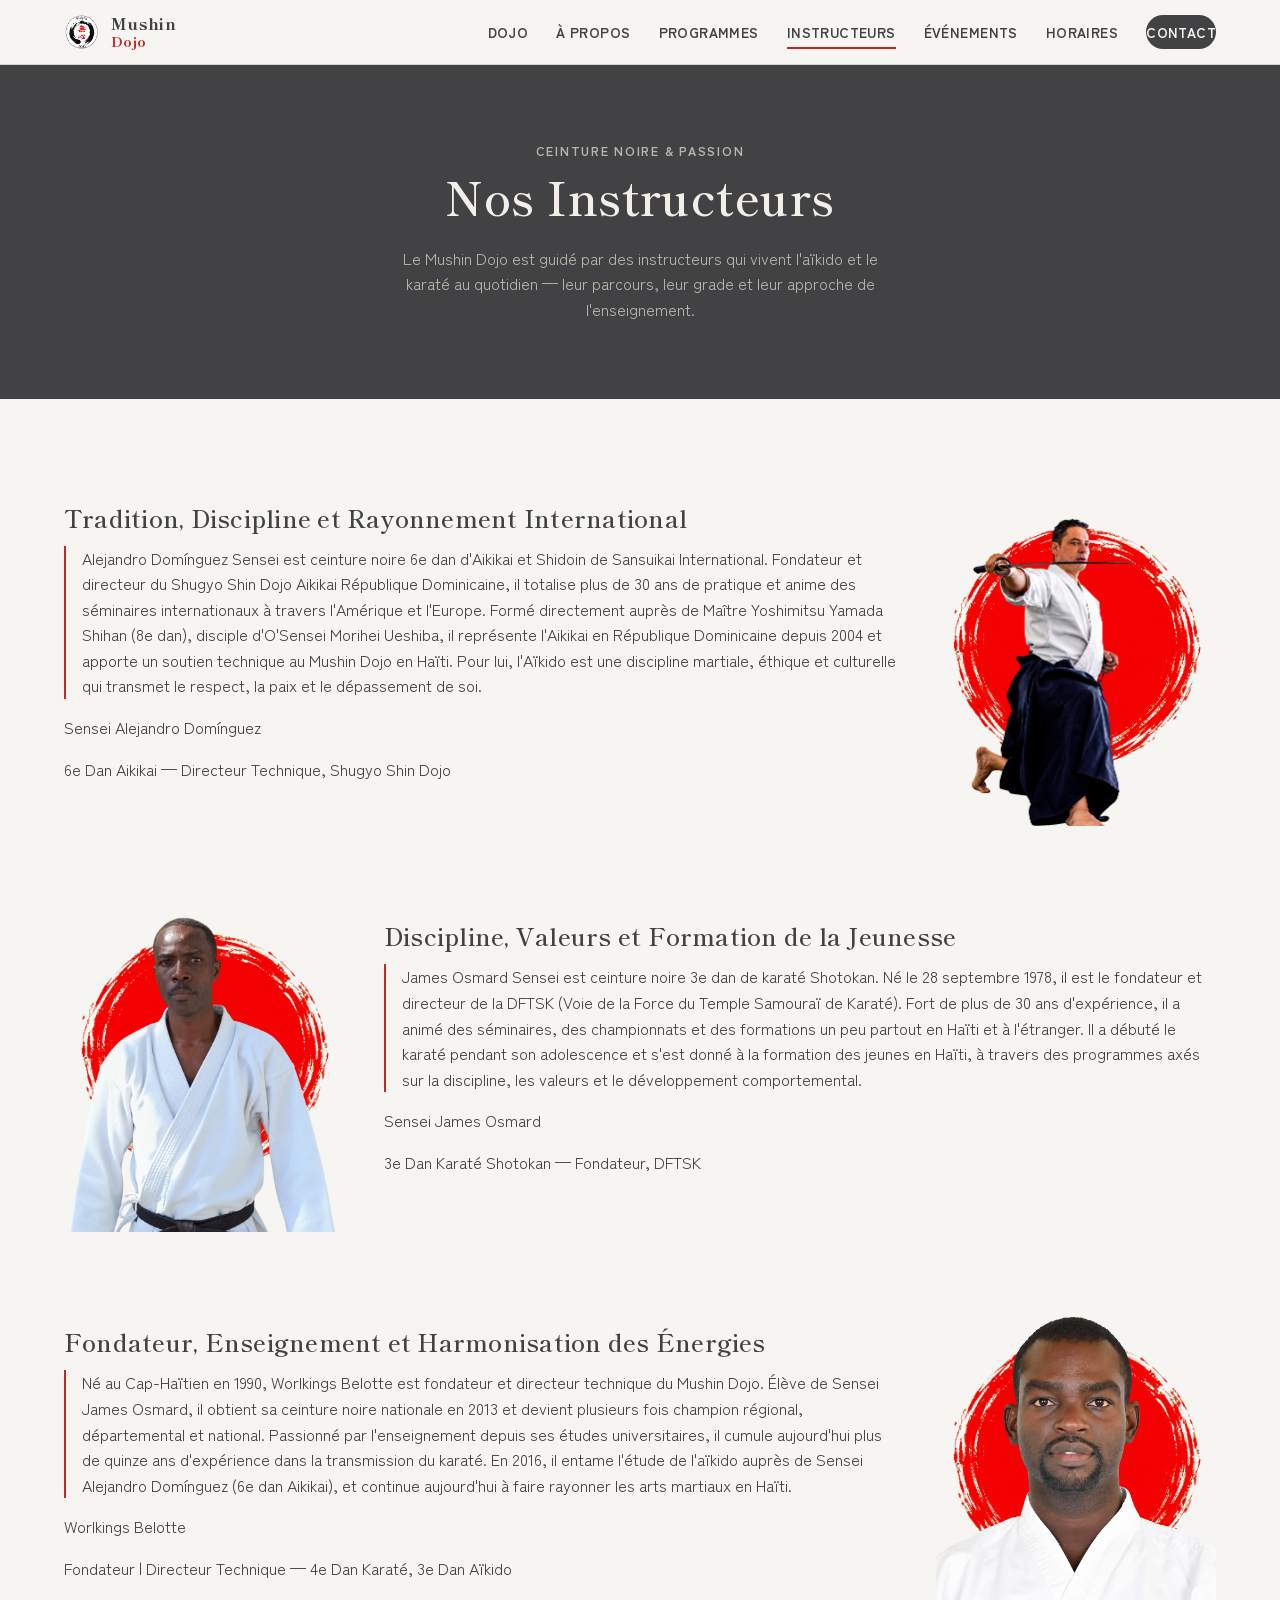
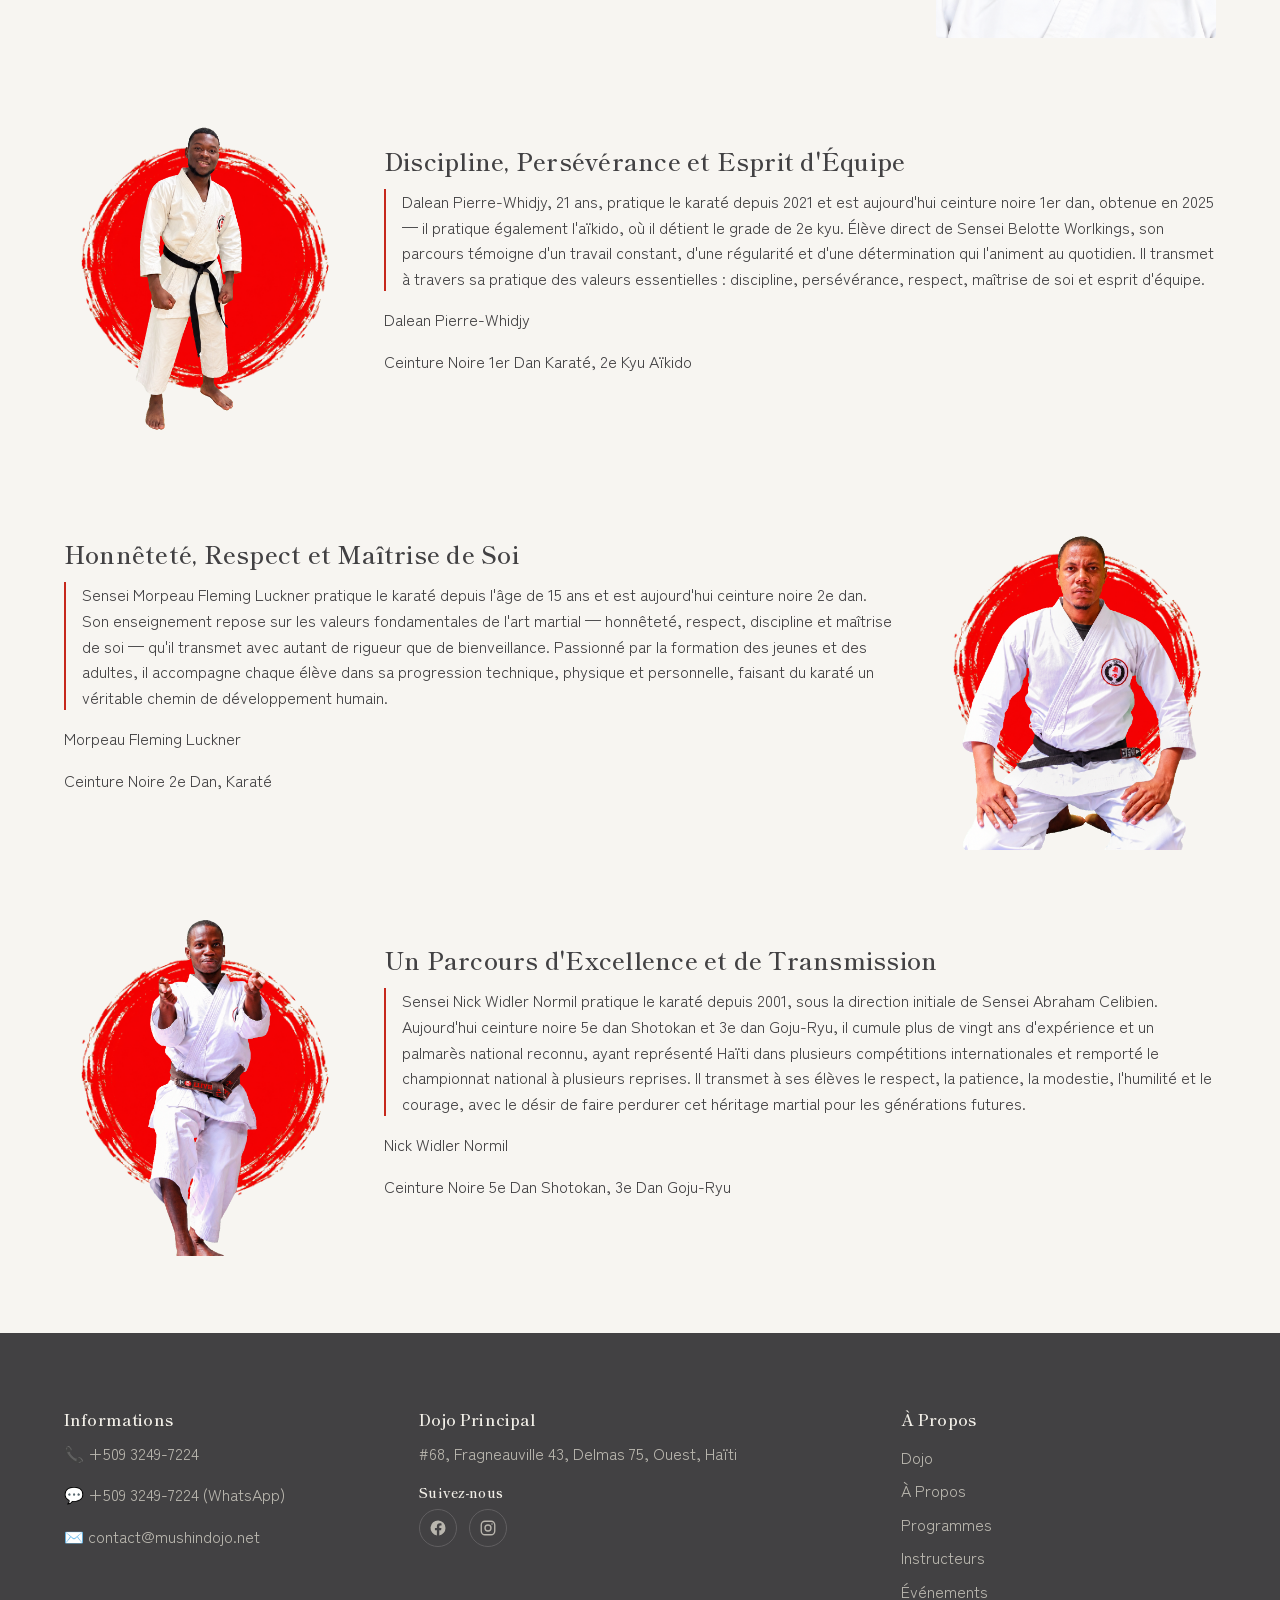
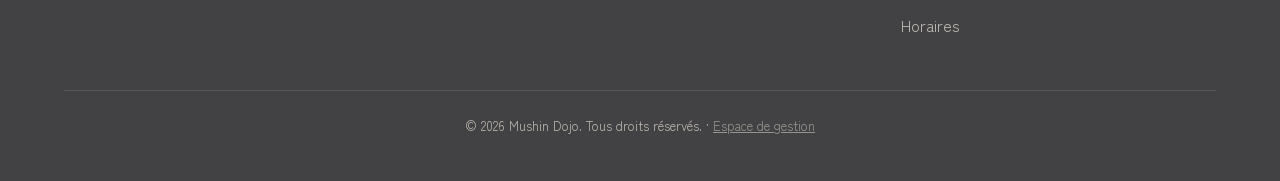
<file: instructeurs.html>
<!DOCTYPE html>
<!--
  ============================================================
  MUSHIN DOJO — page Instructeurs (séparée de la page d'accueil)
  ============================================================
  Les 5 profils sont complets (photo, grade, bio) : Sensei
  Alejandro Domínguez, Worlkings Belotte, Dalean Pierre-Whidjy,
  Morpeau Fleming Luckner, Nick Widler Normil. Noms repris des
  fichiers photo fournis par le client — à reconfirmer si
  l'orthographe change.

  Chaque instructeur utilise deux images distinctes (photo +
  forme rouge), superposées et animées indépendamment — même
  technique que le hero, Notre Histoire, Bénéfices et la bannière
  CTA sur la page d'accueil. Les 5 photos partagent la même forme
  rouge (assets/cta-shape.png) plutôt qu'une forme par personne.
-->
<html lang="fr">
<head>
<meta charset="UTF-8">
<meta name="viewport" content="width=device-width, initial-scale=1.0">
<title>Nos Instructeurs — Mushin Dojo</title>
<meta name="description" content="Rencontrez les instructeurs du Mushin Dojo — leur parcours, leur grade et leur approche de l'aïkido et du karaté en Haïti.">

<link rel="icon" type="image/png" href="assets/favicon.png">
<link rel="apple-touch-icon" href="assets/favicon.png">

<meta property="og:type" content="website">
<meta property="og:url" content="https://thysrany.github.io/dojo-site/instructeurs.html">
<meta property="og:title" content="Nos Instructeurs — Mushin Dojo">
<meta property="og:description" content="Rencontrez les instructeurs du Mushin Dojo — leur parcours, leur grade et leur approche de l'aïkido et du karaté en Haïti.">
<meta property="og:image" content="https://thysrany.github.io/dojo-site/assets/og-image.png">
<meta property="og:image:width" content="1200">
<meta property="og:image:height" content="630">
<meta property="og:locale" content="fr_FR">

<meta name="twitter:card" content="summary_large_image">
<meta name="twitter:title" content="Nos Instructeurs — Mushin Dojo">
<meta name="twitter:description" content="Rencontrez les instructeurs du Mushin Dojo — leur parcours, leur grade et leur approche de l'aïkido et du karaté en Haïti.">
<meta name="twitter:image" content="https://thysrany.github.io/dojo-site/assets/og-image.png">

<link rel="preconnect" href="https://fonts.googleapis.com">
<link rel="preconnect" href="https://fonts.gstatic.com" crossorigin>
<link href="https://fonts.googleapis.com/css2?family=Shippori+Mincho:wght@500;600;800&family=Zen+Kaku+Gothic+New:wght@400;500;700;900&display=swap" rel="stylesheet">
<!-- CUSTOMIZE: garde le même ?v=N que index.html — les deux pages
     partagent le même styles.css / main.js. -->
<link rel="stylesheet" href="css/styles.css?v=45">
</head>
<body>

<!-- ============ NAV ============ -->
<header class="site-header" id="site-header">
  <div class="nav-inner">
    <a href="index.html#top" class="brand">
      <span class="brand-mark" aria-hidden="true">
        <img src="assets/mushin-dojo-logo.png" alt="Logo Mushin Dojo" style="height:34px;width:auto;" onerror="this.onerror=null;this.replaceWith(Object.assign(document.createElement('span'),{textContent:'合',style:'font-family:var(--font-display);font-size:1.6rem;color:var(--vermilion);line-height:1;'}))">
      </span>
      <span class="brand-text">Mushin<br><em>Dojo</em></span>
    </a>

    <nav class="main-nav" id="main-nav">
      <a href="index.html#dojo">Dojo</a>
      <a href="index.html#historia">À Propos</a>
      <a href="index.html#programas">Programmes</a>
      <a href="instructeurs.html" class="nav-current">Instructeurs</a>
      <a href="index.html#evenements">Événements</a>
      <a href="index.html#horaires">Horaires</a>
      <a href="index.html#contacto" class="nav-cta">Contact</a>
    </nav>

    <button class="nav-toggle" id="nav-toggle" aria-label="Ouvrir le menu" aria-expanded="false">
      <span></span><span></span><span></span>
    </button>
  </div>
</header>

<main id="top">

  <!-- ============ EN-TÊTE DE PAGE ============ -->
  <section class="section section-dark instructors-page-header">
    <div class="section-inner reveal">
      <p class="eyebrow eyebrow-light center">Ceinture Noire &amp; Passion</p>
      <h2 class="center">Nos Instructeurs</h2>
      <p class="body-copy center" style="max-width:60ch;margin:0 auto;">
        Le Mushin Dojo est guidé par des instructeurs qui vivent l'aïkido et
        le karaté au quotidien — leur parcours, leur grade et leur approche
        de l'enseignement.
      </p>
    </div>
  </section>

  <!-- ============ PROFILS ============ -->
  <section class="section instructors-list">
    <div class="section-inner">
      <div class="instructeurs-repeat reveal-stagger" data-cms-repeat="instructeurs_page.items" data-cms-label="Instructeurs (page dédiée)">

        <!-- Instructeur 1 — Sensei Alejandro Domínguez -->
        <div class="testimonial testimonial-right stagger-item" data-cms-item>
          <div class="testimonial-copy">
            <h3><span data-cms-field="titre" data-cms-label="Titre de la citation">Tradition, Discipline et Rayonnement International</span></h3>
            <p data-cms-field="bio" data-cms-multiline data-cms-label="Biographie">
              Alejandro Domínguez Sensei est ceinture noire 6e dan d'Aikikai
              et Shidoin de Sansuikai International. Fondateur et directeur
              du Shugyo Shin Dojo Aikikai République Dominicaine, il totalise
              plus de 30 ans de pratique et anime des séminaires
              internationaux à travers l'Amérique et l'Europe. Formé
              directement auprès de Maître Yoshimitsu Yamada Shihan (8e dan),
              disciple d'O'Sensei Morihei Ueshiba, il représente l'Aikikai en
              République Dominicaine depuis 2004 et apporte un soutien
              technique au Mushin Dojo en Haïti. Pour lui, l'Aïkido est une
              discipline martiale, éthique et culturelle qui transmet le
              respect, la paix et le dépassement de soi.
            </p>
            <p class="testimonial-name" data-cms-field="nom" data-cms-label="Nom">Sensei Alejandro Domínguez</p>
            <p class="testimonial-rank" data-cms-field="grade" data-cms-label="Grade / Rôle">6e Dan Aikikai — Directeur Technique, Shugyo Shin Dojo</p>
          </div>
          <div class="testimonial-photo">
            <div class="photo-frame histoire-photo-stack" style="width:280px;max-width:280px;">
              <img class="histoire-shape" src="assets/cta-shape.png" alt="" aria-hidden="true" loading="eager">
              <img class="photo-placeholder" data-cms-field="photo" data-cms-label="Photo" src="assets/instr-alejandro.png" alt="Sensei Alejandro Domínguez" loading="eager">
            </div>
          </div>
        </div>

        <!-- Instructeur 2 — Sensei James Osmard -->
        <div class="testimonial testimonial-left stagger-item" data-cms-item>
          <div class="testimonial-photo">
            <div class="photo-frame histoire-photo-stack" style="width:280px;max-width:280px;">
              <img class="histoire-shape" src="assets/cta-shape.png" alt="" aria-hidden="true" loading="lazy">
              <img class="photo-placeholder" data-cms-field="photo" data-cms-label="Photo" src="assets/instr-osmard.png" alt="Sensei James Osmard" loading="lazy" style="object-position:center top;">
            </div>
          </div>
          <div class="testimonial-copy">
            <h3><span data-cms-field="titre" data-cms-label="Titre de la citation">Discipline, Valeurs et Formation de la Jeunesse</span></h3>
            <p data-cms-field="bio" data-cms-multiline data-cms-label="Biographie">
              James Osmard Sensei est ceinture noire 3e dan de karaté
              Shotokan. Né le 28 septembre 1978, il est le fondateur et
              directeur de la DFTSK (Voie de la Force du Temple Samouraï de
              Karaté). Fort de plus de 30 ans d'expérience, il a animé des
              séminaires, des championnats et des formations un peu partout
              en Haïti et à l'étranger. Il a débuté le karaté pendant son
              adolescence et s'est donné à la formation des jeunes en Haïti,
              à travers des programmes axés sur la discipline, les valeurs et
              le développement comportemental.
            </p>
            <p class="testimonial-name" data-cms-field="nom" data-cms-label="Nom">Sensei James Osmard</p>
            <p class="testimonial-rank" data-cms-field="grade" data-cms-label="Grade / Rôle">3e Dan Karaté Shotokan — Fondateur, DFTSK</p>
          </div>
        </div>

        <!-- Instructeur 2 — Worlkings Belotte -->
        <div class="testimonial testimonial-right stagger-item" data-cms-item>
          <div class="testimonial-copy">
            <h3><span data-cms-field="titre" data-cms-label="Titre de la citation">Fondateur, Enseignement et Harmonisation des Énergies</span></h3>
            <p data-cms-field="bio" data-cms-multiline data-cms-label="Biographie">
              Né au Cap-Haïtien en 1990, Worlkings Belotte est fondateur et
              directeur technique du Mushin Dojo. Élève de Sensei James
              Osmard, il obtient sa ceinture noire nationale en 2013 et
              devient plusieurs fois champion régional, départemental et
              national. Passionné par l'enseignement depuis ses études
              universitaires, il cumule aujourd'hui plus de quinze ans
              d'expérience dans la transmission du karaté. En 2016, il
              entame l'étude de l'aïkido auprès de Sensei Alejandro
              Domínguez (6e dan Aikikai), et continue aujourd'hui à faire
              rayonner les arts martiaux en Haïti.
            </p>
            <p class="testimonial-name" data-cms-field="nom" data-cms-label="Nom">Worlkings Belotte</p>
            <p class="testimonial-rank" data-cms-field="grade" data-cms-label="Grade / Rôle">Fondateur | Directeur Technique — 4e Dan Karaté, 3e Dan Aïkido</p>
          </div>
          <div class="testimonial-photo">
            <div class="photo-frame histoire-photo-stack" style="width:280px;max-width:280px;">
              <img class="histoire-shape" src="assets/cta-shape.png" alt="" aria-hidden="true" loading="lazy">
              <img class="photo-placeholder" data-cms-field="photo" data-cms-label="Photo" src="assets/instr-worlkings.png" alt="Worlkings Belotte" loading="lazy">
            </div>
          </div>
        </div>

        <!-- Instructeur 3 — Dalean Pierre-Whidjy -->
        <div class="testimonial testimonial-left stagger-item" data-cms-item>
          <div class="testimonial-photo">
            <div class="photo-frame histoire-photo-stack" style="width:280px;max-width:280px;">
              <img class="histoire-shape" src="assets/cta-shape.png" alt="" aria-hidden="true" loading="lazy">
              <img class="photo-placeholder" data-cms-field="photo" data-cms-label="Photo" src="assets/instr-dalean.png" alt="Dalean Pierre-Whidjy" loading="lazy">
            </div>
          </div>
          <div class="testimonial-copy">
            <h3><span data-cms-field="titre" data-cms-label="Titre de la citation">Discipline, Persévérance et Esprit d'Équipe</span></h3>
            <p data-cms-field="bio" data-cms-multiline data-cms-label="Biographie">
              Dalean Pierre-Whidjy, 21 ans, pratique le karaté depuis 2021 et
              est aujourd'hui ceinture noire 1er dan, obtenue en 2025 — il
              pratique également l'aïkido, où il détient le grade de 2e kyu.
              Élève direct de Sensei Belotte Worlkings, son parcours
              témoigne d'un travail constant, d'une régularité et d'une
              détermination qui l'animent au quotidien. Il transmet à
              travers sa pratique des valeurs essentielles : discipline,
              persévérance, respect, maîtrise de soi et esprit d'équipe.
            </p>
            <p class="testimonial-name" data-cms-field="nom" data-cms-label="Nom">Dalean Pierre-Whidjy</p>
            <p class="testimonial-rank" data-cms-field="grade" data-cms-label="Grade / Rôle">Ceinture Noire 1er Dan Karaté, 2e Kyu Aïkido</p>
          </div>
        </div>

        <!-- Instructeur 4 — Morpeau Fleming Luckner -->
        <div class="testimonial testimonial-right stagger-item" data-cms-item>
          <div class="testimonial-copy">
            <h3><span data-cms-field="titre" data-cms-label="Titre de la citation">Honnêteté, Respect et Maîtrise de Soi</span></h3>
            <p data-cms-field="bio" data-cms-multiline data-cms-label="Biographie">
              Sensei Morpeau Fleming Luckner pratique le karaté depuis l'âge
              de 15 ans et est aujourd'hui ceinture noire 2e dan. Son
              enseignement repose sur les valeurs fondamentales de l'art
              martial — honnêteté, respect, discipline et maîtrise de soi —
              qu'il transmet avec autant de rigueur que de bienveillance.
              Passionné par la formation des jeunes et des adultes, il
              accompagne chaque élève dans sa progression technique,
              physique et personnelle, faisant du karaté un véritable
              chemin de développement humain.
            </p>
            <p class="testimonial-name" data-cms-field="nom" data-cms-label="Nom">Morpeau Fleming Luckner</p>
            <p class="testimonial-rank" data-cms-field="grade" data-cms-label="Grade / Rôle">Ceinture Noire 2e Dan, Karaté</p>
          </div>
          <div class="testimonial-photo">
            <div class="photo-frame histoire-photo-stack" style="width:280px;max-width:280px;">
              <img class="histoire-shape" src="assets/cta-shape.png" alt="" aria-hidden="true" loading="lazy">
              <img class="photo-placeholder" data-cms-field="photo" data-cms-label="Photo" src="assets/instr-morpeau.png" alt="Morpeau Fleming Luckner" loading="lazy">
            </div>
          </div>
        </div>

        <!-- Instructeur 5 — Nick Widler Normil -->
        <div class="testimonial testimonial-left stagger-item" data-cms-item>
          <div class="testimonial-photo">
            <div class="photo-frame histoire-photo-stack" style="width:280px;max-width:280px;">
              <img class="histoire-shape" src="assets/cta-shape.png" alt="" aria-hidden="true" loading="lazy">
              <img class="photo-placeholder" data-cms-field="photo" data-cms-label="Photo" src="assets/instr-nick.png" alt="Nick Widler Normil" loading="lazy" style="object-position:center 15%;">
            </div>
          </div>
          <div class="testimonial-copy">
            <h3><span data-cms-field="titre" data-cms-label="Titre de la citation">Un Parcours d'Excellence et de Transmission</span></h3>
            <p data-cms-field="bio" data-cms-multiline data-cms-label="Biographie">
              Sensei Nick Widler Normil pratique le karaté depuis 2001, sous
              la direction initiale de Sensei Abraham Celibien. Aujourd'hui
              ceinture noire 5e dan Shotokan et 3e dan Goju-Ryu, il cumule
              plus de vingt ans d'expérience et un palmarès national
              reconnu, ayant représenté Haïti dans plusieurs compétitions
              internationales et remporté le championnat national à
              plusieurs reprises. Il transmet à ses élèves le respect, la
              patience, la modestie, l'humilité et le courage, avec le
              désir de faire perdurer cet héritage martial pour les
              générations futures.
            </p>
            <p class="testimonial-name" data-cms-field="nom" data-cms-label="Nom">Nick Widler Normil</p>
            <p class="testimonial-rank" data-cms-field="grade" data-cms-label="Grade / Rôle">Ceinture Noire 5e Dan Shotokan, 3e Dan Goju-Ryu</p>
          </div>
        </div>

      </div>
    </div>
  </section>

</main>

<!-- ============ PIED DE PAGE ============ -->
<footer class="site-footer">
  <div class="footer-inner reveal-stagger">
    <div class="footer-col stagger-item">
      <h3>Informations</h3>
      <p>&#128222; <span data-cms="contact.telephone">+509 3249-7224</span></p>
      <p>&#128172; <span data-cms="contact.whatsapp">+509 3249-7224</span> (WhatsApp)</p>
      <p>&#9993;&#65039; <span data-cms="contact.email">contact@mushindojo.net</span></p>
    </div>
    <div class="footer-col footer-col-wide stagger-item">
      <h3>Dojo Principal</h3>
      <p><span data-cms="contact.adresse" data-cms-multiline>#68, Fragneauville 43, Delmas 75, Ouest, Haïti</span></p>
      <h4>Suivez-nous</h4>
      <div class="social-row">
        <a href="https://www.facebook.com/share/19LcZT6uWp/?mibextid=wwXIfr" data-cms="reseaux.facebook" data-cms-attr="href" data-cms-label="Facebook" aria-label="Facebook" target="_blank" rel="noopener">
          <svg viewBox="0 0 24 24" width="18" height="18" fill="currentColor" aria-hidden="true"><path d="M22 12a10 10 0 1 0-11.5 9.9v-7H7.9V12h2.6V9.8c0-2.6 1.5-4 3.9-4 1.1 0 2.3.2 2.3.2v2.5h-1.3c-1.3 0-1.7.8-1.7 1.6V12h2.9l-.5 2.9h-2.4v7A10 10 0 0 0 22 12z"/></svg>
        </a>
        <a href="https://www.instagram.com/aikidohaiti_mushindojo?stkn=MWtyNmRiZjFqeHEzeQ%3D%3D&utm_source=qr" data-cms="reseaux.instagram" data-cms-attr="href" data-cms-label="Instagram" aria-label="Instagram" target="_blank" rel="noopener">
          <svg viewBox="0 0 24 24" width="18" height="18" fill="none" stroke="currentColor" stroke-width="1.8" aria-hidden="true"><rect x="3" y="3" width="18" height="18" rx="5"/><circle cx="12" cy="12" r="4"/><circle cx="17.3" cy="6.7" r="1" fill="currentColor" stroke="none"/></svg>
        </a>
      </div>
    </div>
    <div class="footer-col stagger-item">
      <h3>À Propos</h3>
      <a href="index.html#dojo">Dojo</a>
      <a href="index.html#historia">À Propos</a>
      <a href="index.html#programas">Programmes</a>
      <a href="instructeurs.html">Instructeurs</a>
      <a href="index.html#evenements">Événements</a>
      <a href="index.html#horaires">Horaires</a>
    </div>
  </div>
  <p class="footer-copy">&copy; <span id="year"></span> Mushin Dojo. Tous droits réservés. &middot; <a href="admin.html" class="footer-admin-link">Espace de gestion</a></p>
</footer>

<script src="js/main.js?v=45"></script>
<script src="cms.js"
        data-supabase-url="https://lerdkmzzdqcwxzjfmrpi.supabase.co"
        data-anon-key="sb_publishable_1zii7sk9Kr2Jset0Y_0oAQ_w9KPOBej"
        data-site="mushin-dojo"></script>
</body>
</html>
</file>
<file: css/styles.css>
/* ==========================================================
   DESIGN TOKENS — change the palette/type here, it cascades
   everywhere. This is the one place to edit per-client brand.
   ========================================================== */
:root{
  /* Palette */
  --ink:        #424143;   /* dojo charcoal, dark section bg / body text */
  --ink-soft:   #555456;   /* dark section secondary surfaces */
  --paper:      #F7F5F1;   /* warm off-white, light section bg */
  --paper-dim:  #EFEBE3;   /* light section secondary surfaces */
  --vermilion:  #C6281C;   /* primary accent — torii red */
  --vermilion-deep:#8F1710;/* hover / pressed */
  --stone:      #6E6B64;   /* muted body text on light */
  --mist:       #D8D5CC;   /* hairlines / borders on light */
  --gold:       #B08D57;   /* rare honor accent */
  --on-dark:    #F2EFE8;   /* body text on dark sections */
  --on-dark-dim:#B9B6AE;

  /* Type */
  --font-display: 'Shippori Mincho', serif;
  --font-body: 'Zen Kaku Gothic New', sans-serif;

  /* Rhythm */
  --section-pad: clamp(40px, 6vw, 88px);
  --gutter: clamp(20px, 5vw, 64px);
  --radius: 4px;
  --ease: cubic-bezier(.4,0,.2,1);
}

/* ==========================================================
   RESET / BASE
   ========================================================== */
*,*::before,*::after{box-sizing:border-box;}
html{scroll-behavior:smooth;}
body{
  margin:0;
  font-family:var(--font-body);
  color:var(--ink);
  background:var(--paper);
  line-height:1.6;
  -webkit-font-smoothing:antialiased;
  overflow-x:hidden;
}
img{max-width:100%;display:block;}
a{color:inherit;text-decoration:none;}
h1,h2,h3,h4{
  font-family:var(--font-display);
  font-weight:600;
  line-height:1.15;
  margin:0 0 .5em;
  letter-spacing:.01em;
  overflow-wrap:break-word;
}
h1{font-size:clamp(2.6rem,6vw,4.4rem);font-weight:800;}
h2{font-size:clamp(1.9rem,4vw,2.9rem);}
h3{font-size:clamp(1.2rem,2.4vw,1.5rem);font-weight:600;}
p{margin:0 0 1em;}
ul,ol{margin:0 0 1em;padding-left:1.2em;}
button{font-family:inherit;}

@media (prefers-reduced-motion: reduce){
  html{scroll-behavior:auto;}
  *{animation-duration:.001ms !important;animation-iteration-count:1 !important;transition-duration:.001ms !important;}
}

:focus-visible{outline:3px solid var(--vermilion);outline-offset:2px;}

.eyebrow{
  font-family:var(--font-body);
  font-weight:700;
  text-transform:uppercase;
  letter-spacing:.14em;
  font-size:.78rem;
  color:var(--vermilion);
  margin:0 0 .6em;
}
.eyebrow-light{color:#E7A79E;}
.center{text-align:center;}
.section-lede{max-width:640px;margin:0 auto 3rem;color:var(--stone);}

.body-copy{color:var(--stone);max-width:52ch;}
.section-dark .body-copy, .section-dark p{color:var(--on-dark-dim);}
.section-dark, .section-dark h2, .section-dark h3{color:var(--on-dark);}

/* ==========================================================
   LAYOUT HELPERS
   ========================================================== */
.section{padding:var(--section-pad) var(--gutter);position:relative;overflow:hidden;}
.section-dark{background:var(--ink);}
.section-inner{max-width:1180px;margin:0 auto;position:relative;z-index:2;}
.two-col{
  display:grid;
  grid-template-columns:1fr 1fr;
  gap:clamp(32px,6vw,96px);
  align-items:center;
}
@media (max-width:860px){
  .two-col{grid-template-columns:1fr;}
  /* Same text-then-image consistency fix as the testimonials: these two
     sections have the photo first in the HTML (for the desktop layout),
     which made it appear before the text on mobile too. */
  .vision-emblem{order:2;}
  .benefits .photo-frame{order:2;}
}
/* Grid items default to min-width:auto, which sizes them to fit their
   widest unbreakable content (e.g. a single long word in a heading) —
   this can silently force a whole column wider than the viewport on
   mobile even though the visible text would otherwise wrap fine. This
   overrides that for every grid-based layout on the site. */
.two-col > *, .hero-inner > *, .cta-inner > *, .testimonial > *,
.testimonial-left > *, .footer-inner > *{min-width:0;}

.btn{
  display:inline-block;
  padding:.85em 1.9em;
  border-radius:999px;
  font-weight:700;
  font-size:.92rem;
  letter-spacing:.02em;
  border:1.5px solid transparent;
  transition:transform .25s var(--ease), background .25s var(--ease), color .25s var(--ease), border-color .25s var(--ease);
  cursor:pointer;
}
.btn-primary{background:var(--vermilion);color:#fff;}
.btn-primary:hover{background:var(--vermilion-deep);transform:translateY(-2px);}
.btn-ghost{border-color:var(--ink);color:var(--ink);}
.btn-ghost:hover{background:var(--ink);color:var(--paper);transform:translateY(-2px);}
.btn-outline-light{border-color:var(--on-dark-dim);color:var(--on-dark);}
.btn-outline-light:hover{background:var(--on-dark);color:var(--ink);transform:translateY(-2px);}
.btn-block{width:100%;text-align:center;border:none;}

.link-arrow{color:var(--vermilion);font-weight:700;font-size:.9rem;text-decoration:underline;}
.link-arrow:hover{color:var(--vermilion-deep);}

/* Temporary/placeholder photos — swap the src for real client photos later.
   Styled as real images now (object-fit:cover fills the frame). */
.photo-placeholder{
  width:100%;height:100%;min-height:220px;
  display:block;
  object-fit:cover;
}
.photo-frame{aspect-ratio:4/5;overflow:hidden;border-radius:var(--radius);width:100%;position:relative;}
.histoire-shape{
  position:absolute;top:50%;left:50%;
  width:135%;height:auto;z-index:0;
  transform:translate(-50%,-50%) translateY(70px);
  opacity:0;
  transition:opacity 1.8s ease-out .15s, transform 1.1s var(--ease) .15s;
}
.histoire-shape.in-view{opacity:1;transform:translate(-50%,-50%) translateY(0);}
.histoire-photo-stack .photo-placeholder{position:relative;z-index:1;}
.photo-placeholder.round{border-radius:50%;aspect-ratio:1/1;min-height:0;object-fit:cover;}

/* ==========================================================
   ENSŌ — signature motif. A hand-drawn circle that "draws"
   itself on load / on scroll via stroke-dashoffset.
   ========================================================== */
.enso{
  position:absolute;
  stroke:var(--vermilion);
  stroke-width:2.5;
  fill:none;
  stroke-linecap:round;
  pointer-events:none;
}
.enso circle{
  stroke-dasharray:280;
  stroke-dashoffset:280;
  transform-origin:50% 50%;
}
.enso.in-view circle{
  animation:draw-enso 1.8s var(--ease) forwards;
}
@keyframes draw-enso{
  to{stroke-dashoffset:14;}
}
.enso-brand circle{stroke-dashoffset:14 !important;animation:none !important;}
.enso-brand{width:34px;height:34px;position:static;stroke-width:6;}
/* .enso-cta removed: the CTA banner now shows a real photo instead of the
   decorative SVG ring — see .enso-cta-photo further down. */

/* Kanji watermark — one meaningful glyph per section, not decoration.
   Slides in from whichever side it's positioned on, delayed slightly
   so it appears just after the section's main content, not with it. */
.kanji-watermark{
  position:absolute;
  font-family:var(--font-display);
  font-weight:600;
  font-size:clamp(220px,32vw,460px);
  line-height:1;
  color:var(--ink);
  top:50%;left:-2%;
  z-index:0;
  pointer-events:none;
  user-select:none;
  opacity:0;
  transform:translateY(-50%) translateX(-80px);
  transition:opacity 1.1s var(--ease) .3s, transform 1.1s var(--ease) .3s;
}
.kanji-watermark.in-view{opacity:.045;transform:translateY(-50%) translateX(0);}
.kanji-watermark-right{left:auto;right:-2%;transform:translateY(-50%) translateX(80px);}
.kanji-watermark-right.in-view{transform:translateY(-50%) translateX(0);}
.section-dark .kanji-watermark.in-view{opacity:.05;}

/* ==========================================================
   HEADER / NAV
   ========================================================== */
.site-header{
  position:sticky;top:0;z-index:50;
  background:rgba(247,245,241,.9);
  backdrop-filter:blur(10px);
  border-bottom:1px solid var(--mist);
}
.nav-inner{
  max-width:1280px;margin:0 auto;
  display:flex;align-items:center;justify-content:space-between;
  padding:14px var(--gutter);
}
.brand{display:flex;align-items:center;gap:12px;}
.brand-mark{color:var(--vermilion);display:flex;}
.brand-text{font-family:var(--font-display);font-weight:800;font-size:1.05rem;line-height:1.15;letter-spacing:.02em;}
.brand-text em{font-style:normal;color:var(--vermilion);display:block;font-size:.85em;}

.main-nav{display:flex;align-items:center;gap:28px;}
.main-nav a{
  font-size:.86rem;font-weight:700;letter-spacing:.03em;text-transform:uppercase;
  position:relative;padding:6px 0;
}
.main-nav a:not(.nav-cta)::after{
  content:"";position:absolute;left:0;bottom:0;width:0;height:2px;background:var(--vermilion);
  transition:width .25s var(--ease);
}
.main-nav a:not(.nav-cta):hover::after{width:100%;}
.main-nav a.nav-current::after{width:100%;}
.nav-cta{
  background:var(--ink);color:var(--paper);padding:.6em 1.4em;border-radius:999px;
  transition:background .25s var(--ease), transform .25s var(--ease);
}
.nav-cta:hover{background:var(--vermilion);transform:translateY(-2px);}

.nav-toggle{display:none;flex-direction:column;gap:5px;background:none;border:none;padding:6px;}
.nav-toggle span{width:24px;height:2px;background:var(--ink);transition:transform .25s var(--ease), opacity .25s var(--ease);}

@media (max-width:860px){
  .nav-toggle{display:flex;}
  .main-nav{
    position:absolute;top:100%;left:0;right:0;
    background:var(--paper);border-bottom:1px solid var(--mist);
    flex-direction:column;align-items:flex-start;gap:0;
    max-height:0;overflow:hidden;transition:max-height .35s var(--ease);
  }
  .main-nav.open{max-height:420px;}
  .main-nav a{width:100%;padding:14px var(--gutter);border-top:1px solid var(--mist);}
  .nav-cta{border-radius:0;text-align:center;}
  .main-nav.open ~ .nav-toggle span:nth-child(1),
  .nav-toggle.open span:nth-child(1){transform:translateY(7px) rotate(45deg);}
  .nav-toggle.open span:nth-child(2){opacity:0;}
  .nav-toggle.open span:nth-child(3){transform:translateY(-7px) rotate(-45deg);}
}

/* ==========================================================
   HERO
   ========================================================== */
.hero{padding-top:clamp(56px,8vw,96px);padding-left:var(--gutter);padding-right:var(--gutter);overflow:hidden;}
.hero-inner{
  max-width:1180px;margin:0 auto;
  display:grid;grid-template-columns:1.05fr .95fr;gap:clamp(32px,6vw,80px);
  align-items:center;position:relative;z-index:2;
}
@media (max-width:920px){.hero-inner{grid-template-columns:1fr;}}
.hero h1{margin-bottom:.3em;}
.lede{font-size:1.15rem;color:var(--stone);max-width:52ch;}
.hero-actions{display:flex;gap:16px;flex-wrap:wrap;margin-top:1.6rem;}
@media (max-width:480px){
  .hero-actions{flex-wrap:nowrap;gap:10px;}
  .hero-actions .btn{
    flex:1 1 0;min-width:0;
    padding:.7em .6em;font-size:.72rem;
    white-space:normal;text-align:center;line-height:1.25;
  }
}
.hero-media{position:relative;width:100%;}
.hero-photo{position:relative;z-index:1;width:100%;}

/* ==========================================================
   VISION SECTION
   ========================================================== */
.vision-emblem{display:flex;justify-content:center;}
.vision-emblem .photo-frame{width:100%;max-width:420px;}

/* ==========================================================
   GALLERY
   ========================================================== */
.gallery-section{padding-top:var(--section-pad);padding-bottom:clamp(24px,3vw,48px);}
.gallery-heading{margin-bottom:clamp(28px,5vw,48px);}
.gallery{position:relative;max-width:1600px;margin:0 auto;padding:0;}
.gallery-track{
  display:flex;gap:16px;overflow-x:auto;scroll-snap-type:x mandatory;
  padding-bottom:0;scrollbar-width:none;
}
.gallery-track::-webkit-scrollbar{display:none;}
.gallery-slide{
  flex:0 0 calc((100% - 32px) / 3);aspect-ratio:4/3;scroll-snap-align:start;
  border-radius:var(--radius);overflow:hidden;
  min-width:280px;
}
.gallery-arrow{
  position:absolute;top:50%;transform:translateY(-50%);z-index:3;
  width:52px;height:52px;border-radius:50%;border:none;
  background:rgba(66,65,67,.55);backdrop-filter:blur(4px);-webkit-backdrop-filter:blur(4px);
  color:#fff;cursor:pointer;font-size:1.1rem;
  box-shadow:0 8px 24px -8px rgba(0,0,0,.45);
  transition:background .25s var(--ease), transform .25s var(--ease);
}
.gallery-arrow:hover{background:var(--vermilion);transform:translateY(-50%) scale(1.08);}
.gallery-prev{left:20px;}
.gallery-next{right:20px;}
@media (max-width:700px){.gallery-arrow{display:none;}}
.gallery-dots{display:flex;justify-content:center;align-items:center;gap:8px;margin-top:28px;}
.gallery-dots button{
  width:8px;height:8px;border-radius:999px;background:var(--mist);border:none;padding:0;cursor:pointer;
  transition:background .25s var(--ease), width .25s var(--ease);
}
.gallery-dots button.active{background:var(--vermilion);width:28px;}

/* ==========================================================
   PHILOSOPHY + CONTACT CARD
   ========================================================== */
/* Sits right after the gallery, same light background with no color
   break between them — full section-pad on both sides stacked back to
   back read as one big empty gap, so tighten the top here specifically. */
.philosophy{padding-top:clamp(16px,2vw,32px);}
.virtues-title{margin-top:1.4em;}
.virtues-list{color:var(--stone);}
.virtues-list li{margin-bottom:.35em;}
.contact-card{
  background:#fff;border:1px solid var(--mist);border-radius:var(--radius);
  padding:clamp(24px,4vw,40px);
}
.contact-card h3{color:var(--vermilion);font-size:1.05rem;margin-bottom:.3em;}
.contact-card p{color:var(--stone);margin-bottom:1.4em;}
.contact-card p:last-child{margin-bottom:0;}

.schedule-list{max-width:640px;margin:0 auto;}
.schedule-row{
  display:flex;justify-content:space-between;align-items:center;
  gap:12px;flex-wrap:nowrap;
  padding:.85em 0;border-bottom:1px solid var(--mist);
}
.schedule-row:last-child{border-bottom:none;}
.schedule-row .discipline{font-weight:700;color:var(--ink);min-width:0;flex-shrink:1;}
.schedule-row .heure{color:var(--vermilion);font-weight:700;min-width:0;flex-shrink:0;white-space:nowrap;}
@media (max-width:400px){
  .schedule-row{font-size:.92rem;gap:8px;}
}

/* ==========================================================
   CTA BANNER
   ========================================================== */
.cta-banner{text-align:center;padding-top:clamp(32px,4vw,56px);padding-bottom:clamp(32px,4vw,56px);}
.cta-inner{
  display:grid;grid-template-columns:1fr 1fr;gap:40px;align-items:center;
  position:relative;text-align:left;
}
@media (max-width:860px){.cta-inner{grid-template-columns:1fr;text-align:center;}}
.cta-photo-stack{position:relative;width:100%;max-width:520px;justify-self:center;}
.cta-shape{
  position:absolute;top:50%;left:50%;
  width:112%;height:auto;z-index:0;
  transform:translate(-50%,-50%) translateY(70px);
  opacity:0;
  transition:opacity 1.8s ease-out .15s, transform 1.1s var(--ease) .15s;
}
.cta-shape.in-view{opacity:1;transform:translate(-50%,-50%) translateY(0);}
.cta-people{position:relative;z-index:1;width:100%;height:auto;display:block;transition:transform .6s var(--ease);}
.cta-photo-stack:hover .cta-people{transform:scale(1.05);}
@media (max-width:860px){.cta-photo-stack{max-width:340px;}}

/* ==========================================================
   PROGRAMS
   ========================================================== */
.programs-grid{
  display:grid;grid-template-columns:repeat(4,1fr);gap:24px;margin-top:2.5rem;
}
@media (max-width:980px){.programs-grid{grid-template-columns:repeat(2,1fr);}}
@media (max-width:560px){.programs-grid{grid-template-columns:1fr;}}
/* Événements uses 3 columns instead of 4 (was previously set via an
   inline style, which silently blocked these same mobile breakpoints
   from ever applying — inline styles always win over stylesheet rules,
   media queries included). */
.programs-grid-3{grid-template-columns:repeat(3,1fr);}
@media (max-width:980px){.programs-grid-3{grid-template-columns:repeat(2,1fr);}}
@media (max-width:560px){.programs-grid-3{grid-template-columns:1fr;}}
.program-card{
  background:#fff;border-radius:var(--radius);overflow:hidden;
  box-shadow:0 10px 30px -18px rgba(0,0,0,.25);
  transition:transform .3s var(--ease), box-shadow .3s var(--ease);
}
.program-card:hover{transform:translateY(-6px);box-shadow:0 18px 40px -20px rgba(0,0,0,.3);}
.program-card .photo-placeholder{aspect-ratio:5/4;height:auto;min-height:0;border:none;}
.program-card h3{padding:1.1em 1.1em 0;font-size:1.15rem;}
.program-card h3:last-child{padding-bottom:1.3em;}
.program-card .link-arrow{display:inline-block;padding:.6em 1.1em 1.3em;}

/* ==========================================================
   BENEFITS
   ========================================================== */
.benefits-list{color:var(--stone);list-style:none;padding:0;}
.benefits-list li{
  position:relative;padding-left:1.8em;margin-bottom:.6em;
}
.benefits-list li::before{
  content:"✓";position:absolute;left:0;color:var(--vermilion);font-weight:700;
}
.badge-row{display:flex;gap:28px;flex-wrap:wrap;margin-top:2rem;}
.badge{display:flex;flex-direction:column;align-items:center;gap:.5em;font-weight:700;font-size:.9rem;color:var(--ink);}
.badge-icon{color:var(--vermilion);display:inline-flex;align-items:center;justify-content:center;}

/* ==========================================================
   INSTRUCTEURS — TEASER (résumé sur la page d'accueil, renvoie
   vers instructeurs.html pour les profils complets)
   ========================================================== */
.instructors-teaser-grid{
  display:flex;flex-wrap:wrap;justify-content:center;gap:24px 20px;
  max-width:760px;margin:2.5rem auto 0;
}
.instructor-teaser-card{width:110px;text-align:center;}
.instructor-teaser-card .photo-frame{width:110px;border-radius:var(--radius);}
.instructor-teaser-kanji{
  position:absolute;top:50%;right:6%;z-index:1;
  transform:translateY(-50%);
  writing-mode:vertical-rl;
  font-family:var(--font-display);font-weight:700;
  font-size:1.5rem;line-height:1;letter-spacing:.08em;
  color:#fff;opacity:.85;
  text-shadow:0 1px 4px rgba(0,0,0,.4);
}
.instructor-teaser-card .photo-placeholder{position:relative;z-index:2;height:100%;min-height:0;}
.instructor-teaser-name{
  display:block;margin-top:.7em;
  font-weight:700;font-size:.85rem;line-height:1.3;
  color:var(--on-dark);
}

/* ==========================================================
   INSTRUCTOR TESTIMONIALS
   ========================================================== */
.testimonial{
  display:grid;grid-template-columns:1fr auto;gap:40px;align-items:center;
  margin-bottom:3.5rem;
}
.testimonial-left{grid-template-columns:auto 1fr;}
.testimonial:last-child{margin-bottom:0}
@media (max-width:760px){
  .testimonial, .testimonial-left{grid-template-columns:1fr;text-align:center;}
  /* Force text-then-image on every card, regardless of which alternating
     left/right class it has on desktop (was inconsistent before). */
  .testimonial-copy{order:1;}
  .testimonial-photo{order:2;}
  /* Instructeurs page wants the opposite order (photo, then text) — these
     selectors are more specific than the two above, so they win here
     without touching the homepage's value cards, which share the same
     .testimonial/.testimonial-copy/.testimonial-photo classes. */
  .instructors-list .testimonial-photo{order:1;}
  .instructors-list .testimonial-copy{order:2;}
}
.testimonial-copy h3{margin-bottom:.6em;}
.testimonial-copy p:not(.testimonial-name):not(.testimonial-rank){
  border-left:2px solid var(--vermilion);padding-left:1em;
}

/* Photo + red backdrop circle + vertical kanji (used when a plain headshot
   needs the decorative treatment added). */
.testimonial-photo{display:flex;align-items:center;gap:14px;}
.testimonial-left .testimonial-photo{flex-direction:row-reverse;}
.testimonial-photo .photo-circle-wrap{position:relative;width:150px;height:150px;flex-shrink:0;}
.testimonial-photo .photo-circle-wrap::before{
  content:"";position:absolute;z-index:0;
  width:135%;height:135%;top:-14%;right:-18%;
  background:var(--vermilion);border-radius:50%;
}
.testimonial-left .photo-circle-wrap::before{right:auto;left:-18%;}
.testimonial-photo .photo-circle-wrap .photo-placeholder{position:relative;z-index:1;width:150px;height:150px;}
.testimonial-kanji{
  writing-mode:vertical-rl;white-space:nowrap;
  font-family:var(--font-display);font-weight:600;
  font-size:1.7rem;line-height:1.15;letter-spacing:.12em;
  color:var(--on-dark);
  flex-shrink:0;min-height:100px;
}

@media (max-width:760px){
  .testimonial-photo{justify-content:center;}
  .testimonial-left .testimonial-photo{flex-direction:row;}
}

/* ==========================================================
   CONTACT FORM
   ========================================================== */
.contact-form{
  background:#fff;border:1px solid var(--mist);border-radius:var(--radius);
  padding:clamp(24px,4vw,40px);
}
.form-row{margin-bottom:1.2rem;}
.form-row-split{display:grid;grid-template-columns:1fr 1fr;gap:16px;}
@media (max-width:520px){.form-row-split{grid-template-columns:1fr;}}
.contact-form label{display:block;font-weight:700;font-size:.85rem;margin-bottom:.4em;}
.contact-form input, .contact-form select, .contact-form textarea{
  width:100%;padding:.75em .9em;border:1px solid var(--mist);border-radius:var(--radius);
  font-family:inherit;font-size:.95rem;background:var(--paper);
  transition:border-color .2s var(--ease), box-shadow .2s var(--ease);
}
.contact-form input:focus, .contact-form select:focus, .contact-form textarea:focus{
  border-color:var(--vermilion);box-shadow:0 0 0 3px rgba(198,40,28,.12);outline:none;
}
.hp-field{position:absolute;left:-9999px;width:1px;height:1px;opacity:0;}
.form-status{margin-top:1em;font-size:.9rem;min-height:1.2em;}
.form-status.ok{color:#2E7D32;}
.form-status.err{color:var(--vermilion-deep);}

.form-success{
  display:none;flex-direction:column;align-items:center;text-align:center;
  padding:3rem 1.5rem;background:#fff;border-radius:var(--radius);
  box-shadow:0 10px 30px -18px rgba(0,0,0,.25);
}
.form-success.visible{display:flex;animation:success-pop .5s var(--ease) forwards;}
@keyframes success-pop{from{opacity:0;transform:scale(.92);}to{opacity:1;transform:scale(1);}}
.form-success-icon{
  color:#2E7D32;background:#E8F5E9;border-radius:50%;
  padding:12px;margin-bottom:1.1rem;
}
.form-success h3{margin-bottom:.5em;}
.form-success p{color:var(--stone);max-width:38ch;margin-bottom:1.3em;}
.form-success #cf-send-another{background:none;border:none;cursor:pointer;padding:0;text-decoration:underline;}

/* ==========================================================
   FOOTER
   ========================================================== */
.site-footer{background:var(--ink);color:var(--on-dark-dim);padding:var(--section-pad) var(--gutter) 2rem;}
.footer-inner{
  max-width:1180px;margin:0 auto;
  display:grid;grid-template-columns:1fr 1.4fr 1fr;gap:40px;
}
@media (max-width:760px){.footer-inner{grid-template-columns:1fr;text-align:left;}}
.footer-col h3{color:var(--on-dark);font-size:1rem;margin-bottom:.8em;}
.footer-col h4{color:var(--on-dark);font-size:.85rem;margin:1.4em 0 .6em;}
.footer-col a{display:block;padding:.25em 0;}
.footer-col a:hover{color:var(--on-dark);}
.social-row{display:flex;gap:12px;}
.social-row a{
  width:38px;height:38px;border-radius:50%;border:1px solid #615f61;
  display:flex;align-items:center;justify-content:center;font-size:.75rem;font-weight:700;
  transition:background .2s var(--ease), border-color .2s var(--ease);
}
.social-row a:hover{background:var(--vermilion);border-color:var(--vermilion);color:#fff;}
.footer-copy{text-align:center;margin-top:3rem;padding-top:1.5rem;border-top:1px solid #58575a;font-size:.82rem;}
.footer-admin-link{color:inherit;opacity:.7;text-decoration:underline;}
.footer-admin-link:hover{opacity:1;}

/* ==========================================================
   SCROLL REVEAL — block-level (unchanged) + staggered children
   ========================================================== */
.reveal{opacity:0;transform:translateY(28px);transition:opacity .8s var(--ease), transform .8s var(--ease);}
.reveal.in-view{opacity:1;transform:translateY(0);}

/* Staggered reveal: put .stagger-item on each direct child of a
   .reveal-stagger container. Children fade/rise in one after another
   instead of the whole block appearing at once. */
.reveal-stagger .stagger-item{
  opacity:0;transform:translateY(24px);
  transition:opacity .7s var(--ease), transform .7s var(--ease);
}
.reveal-stagger.in-view .stagger-item{opacity:1;transform:translateY(0);}
.reveal-stagger.in-view .stagger-item:nth-child(1){transition-delay:.05s;}
.reveal-stagger.in-view .stagger-item:nth-child(2){transition-delay:.15s;}
.reveal-stagger.in-view .stagger-item:nth-child(3){transition-delay:.25s;}
.reveal-stagger.in-view .stagger-item:nth-child(4){transition-delay:.35s;}
.reveal-stagger.in-view .stagger-item:nth-child(5){transition-delay:.45s;}
.reveal-stagger.in-view .stagger-item:nth-child(6){transition-delay:.55s;}
.reveal-stagger.in-view .stagger-item:nth-child(7){transition-delay:.65s;}
.reveal-stagger.in-view .stagger-item:nth-child(8){transition-delay:.75s;}
.reveal-stagger.in-view .stagger-item:nth-child(9){transition-delay:.85s;}

/* Testimonials get directional entrances instead of a flat rise */
.testimonial.stagger-item{transform:translateY(0) translateX(-24px);}
.testimonial-left.stagger-item{transform:translateY(0) translateX(24px);}
.reveal-stagger.in-view .testimonial.stagger-item,
.reveal-stagger.in-view .testimonial-left.stagger-item{transform:translateX(0);}

/* Hero entrance — plays once on load since it's above the fold;
   not scroll-triggered like everything else below it. */
@keyframes hero-rise{
  from{opacity:0;transform:translateY(22px);}
  to{opacity:1;transform:translateY(0);}
}
.hero-copy > *{opacity:0;animation:hero-rise .7s var(--ease) forwards;}
.hero-copy > *:nth-child(1){animation-delay:.05s;}
.hero-copy > *:nth-child(2){animation-delay:.15s;}
.hero-copy > *:nth-child(3){animation-delay:.28s;}
.hero-copy > *:nth-child(4){animation-delay:.4s;}
.hero-copy > *:nth-child(5){animation-delay:.52s;}
.hero-media{opacity:0;animation:hero-rise .8s var(--ease) forwards;animation-delay:.35s;}

/* Image hover zoom — any framed photo gently scales on hover */
.photo-frame,.program-card .photo-placeholder,.testimonial-photo,.gallery-slide{overflow:hidden;}
.photo-frame img,.program-card img.photo-placeholder,.testimonial-photo img,.gallery-slide img{
  transition:transform .6s var(--ease);
}
.photo-frame:hover img,.program-card:hover img.photo-placeholder,
.testimonial-photo:hover img,.gallery-slide:hover img{transform:scale(1.07);}

@media (prefers-reduced-motion: reduce){
  .hero-copy > *,.hero-media{animation:none !important;opacity:1 !important;transform:none !important;}
  .reveal-stagger .stagger-item{transition:none !important;}
}
</file>
